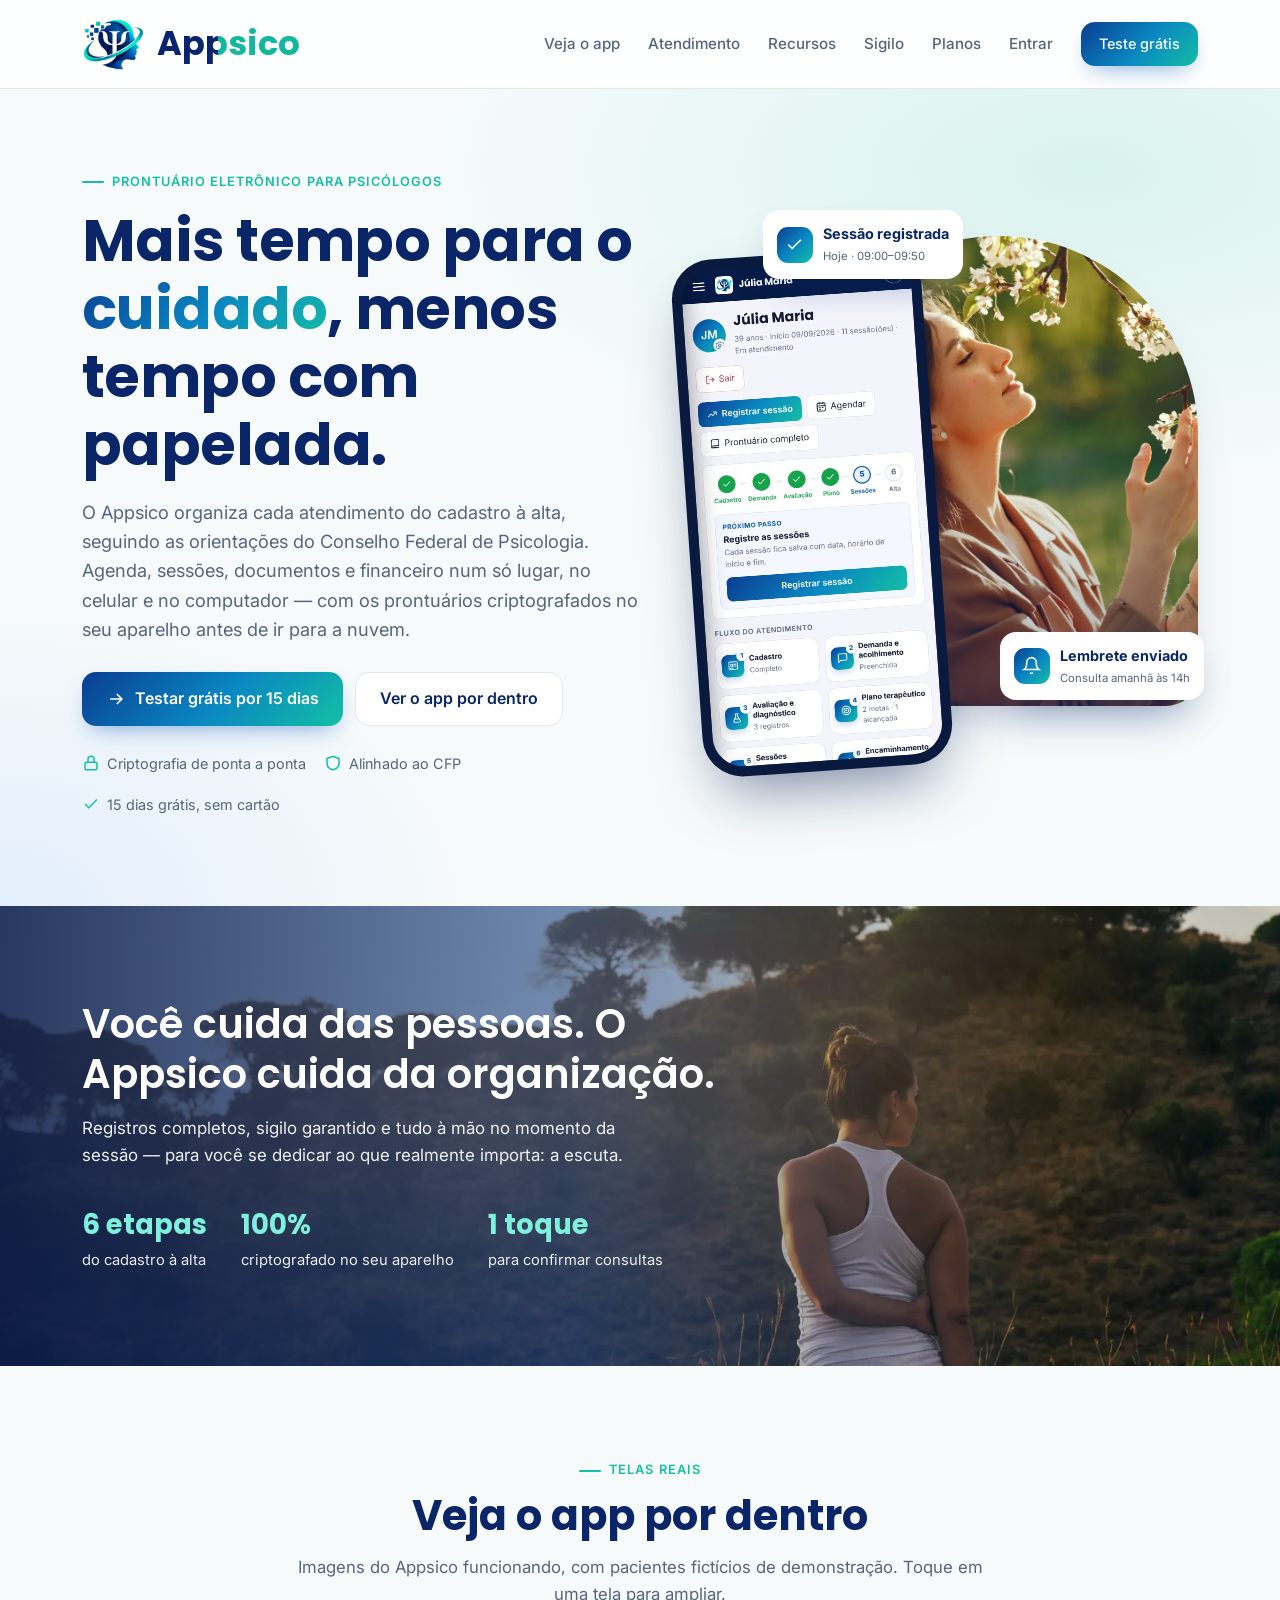
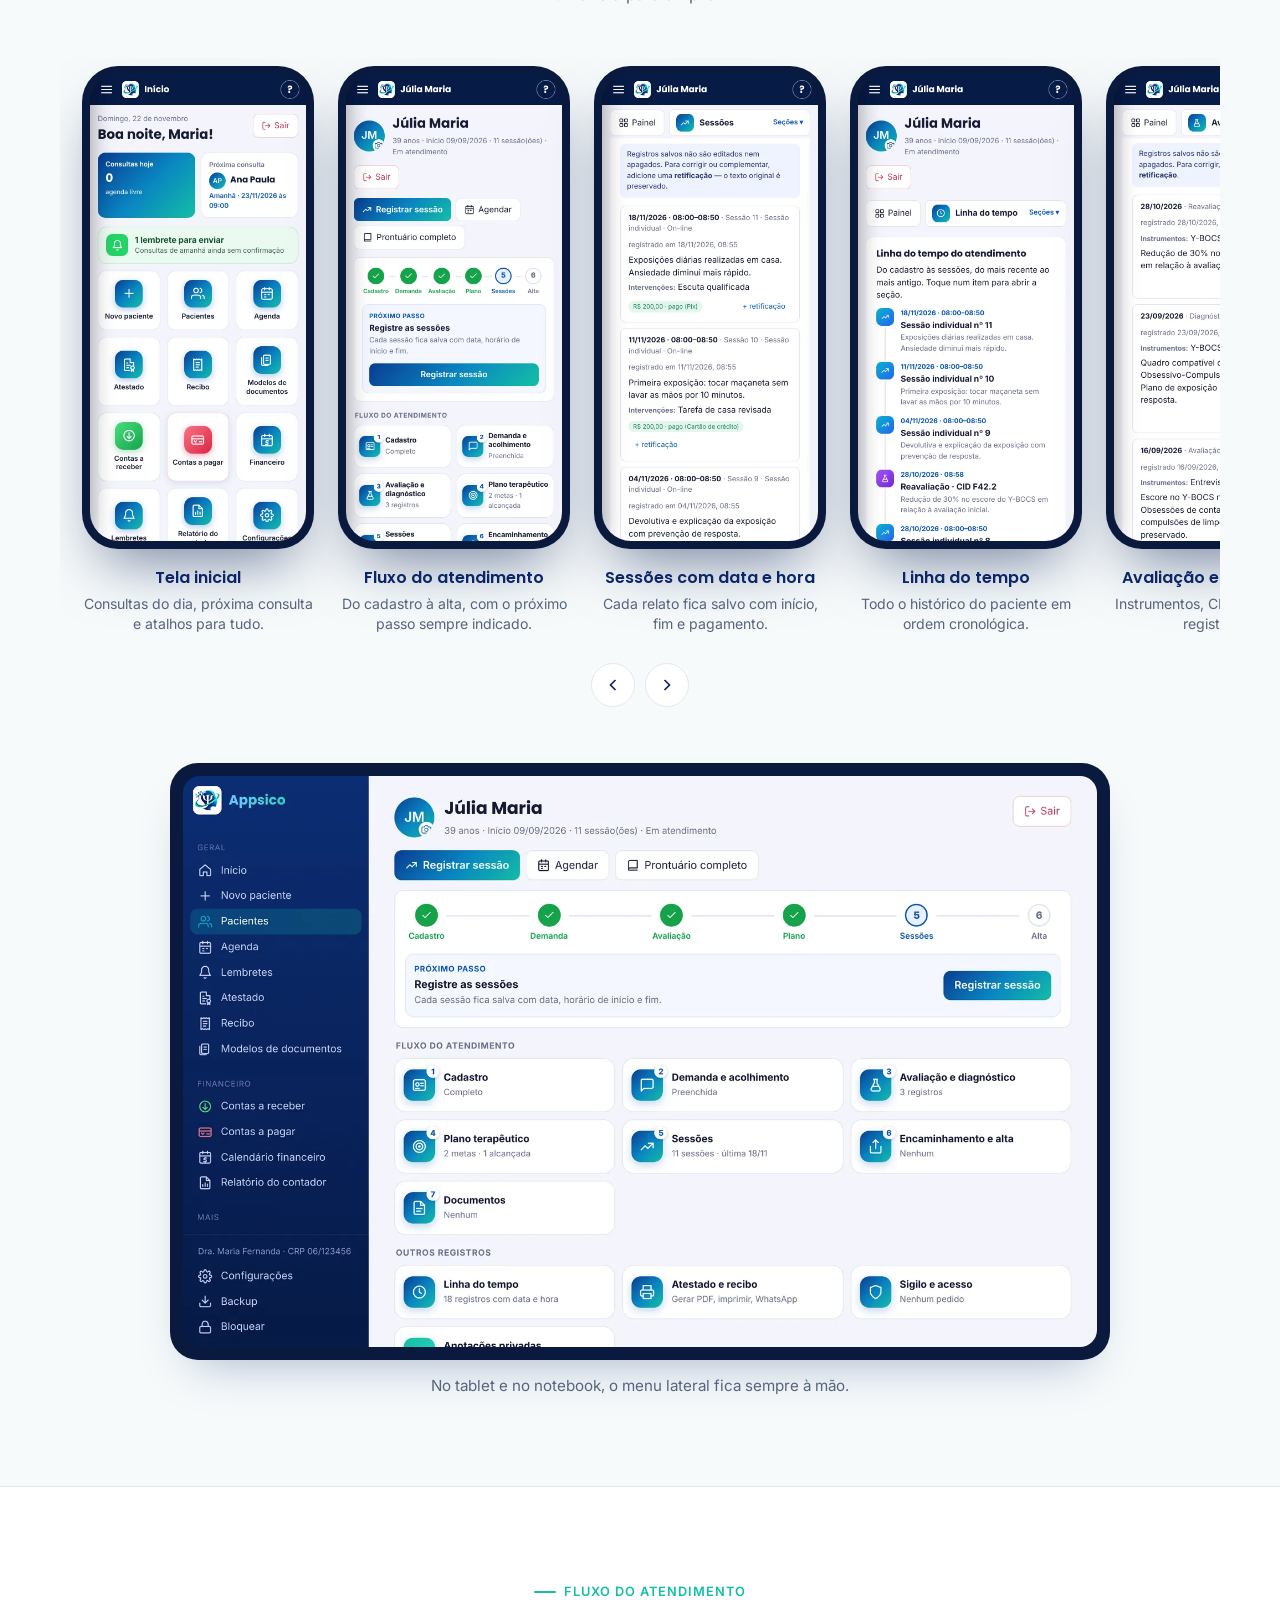
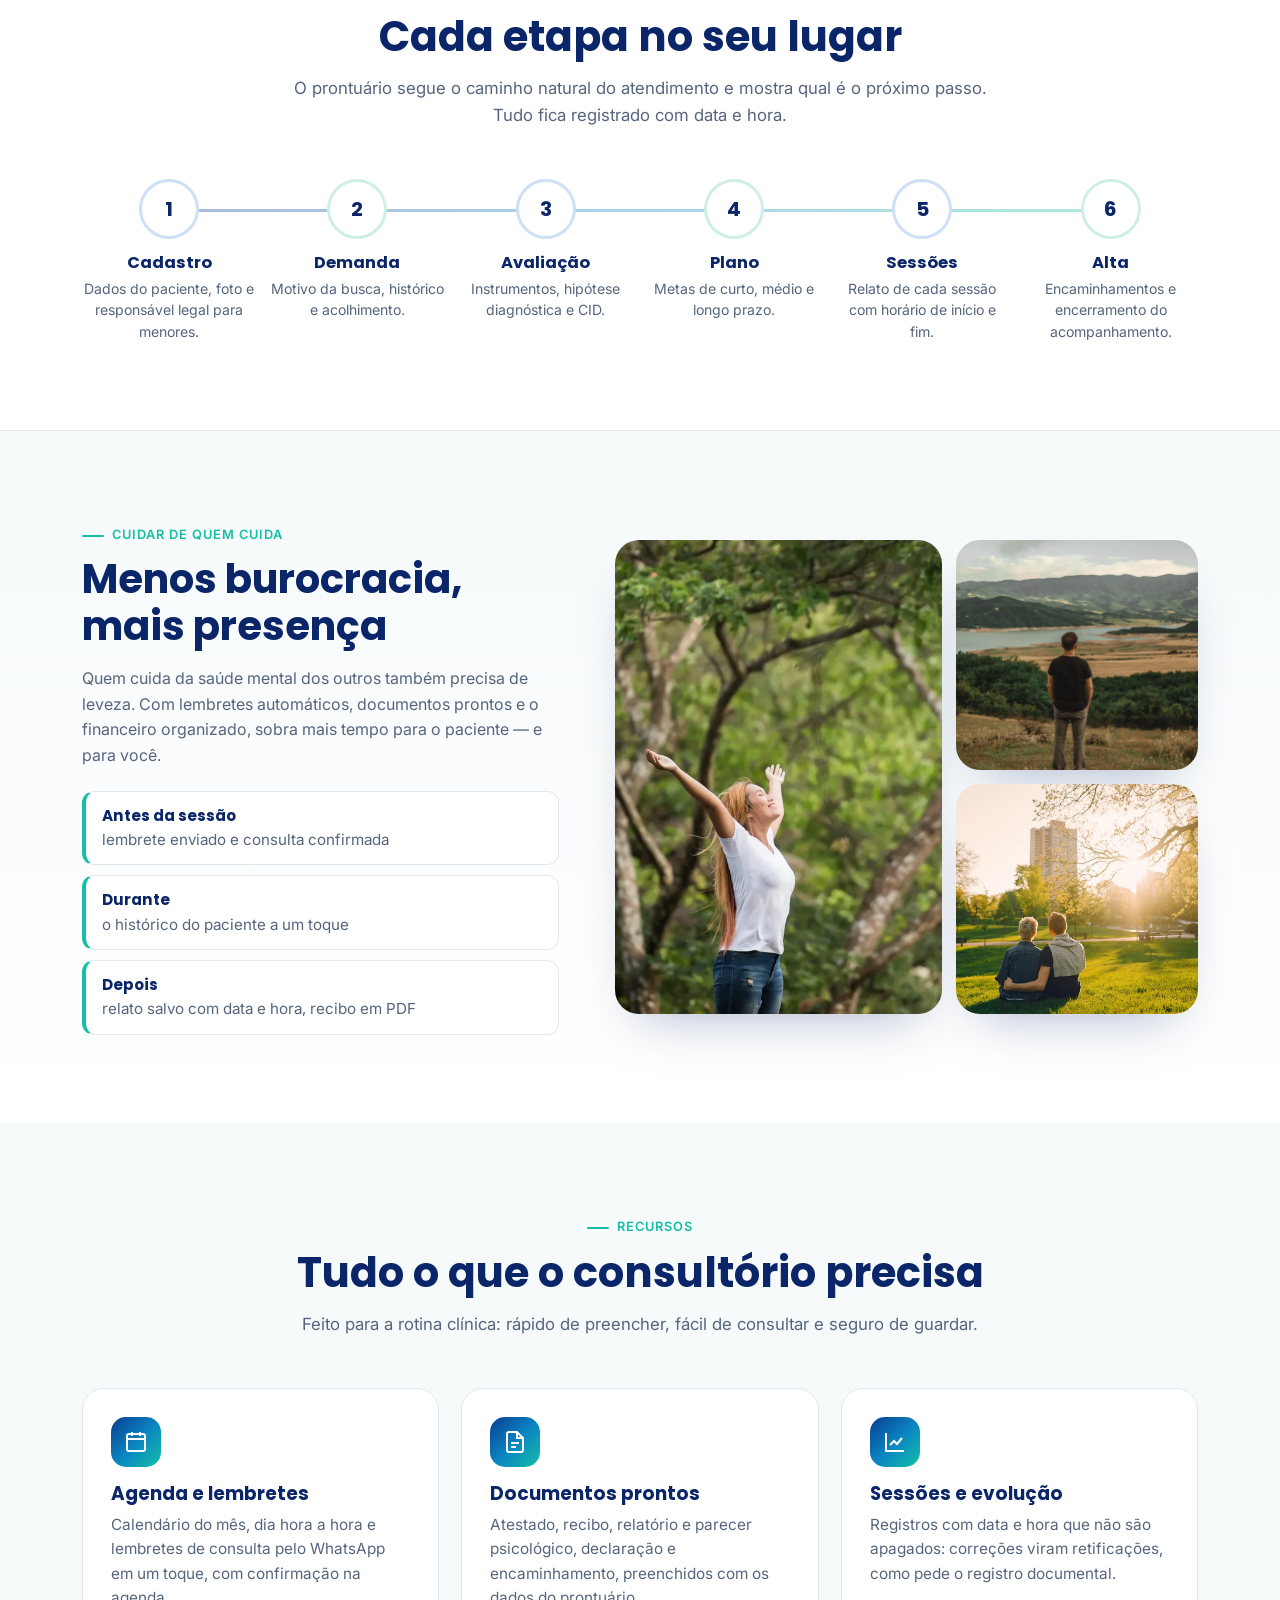
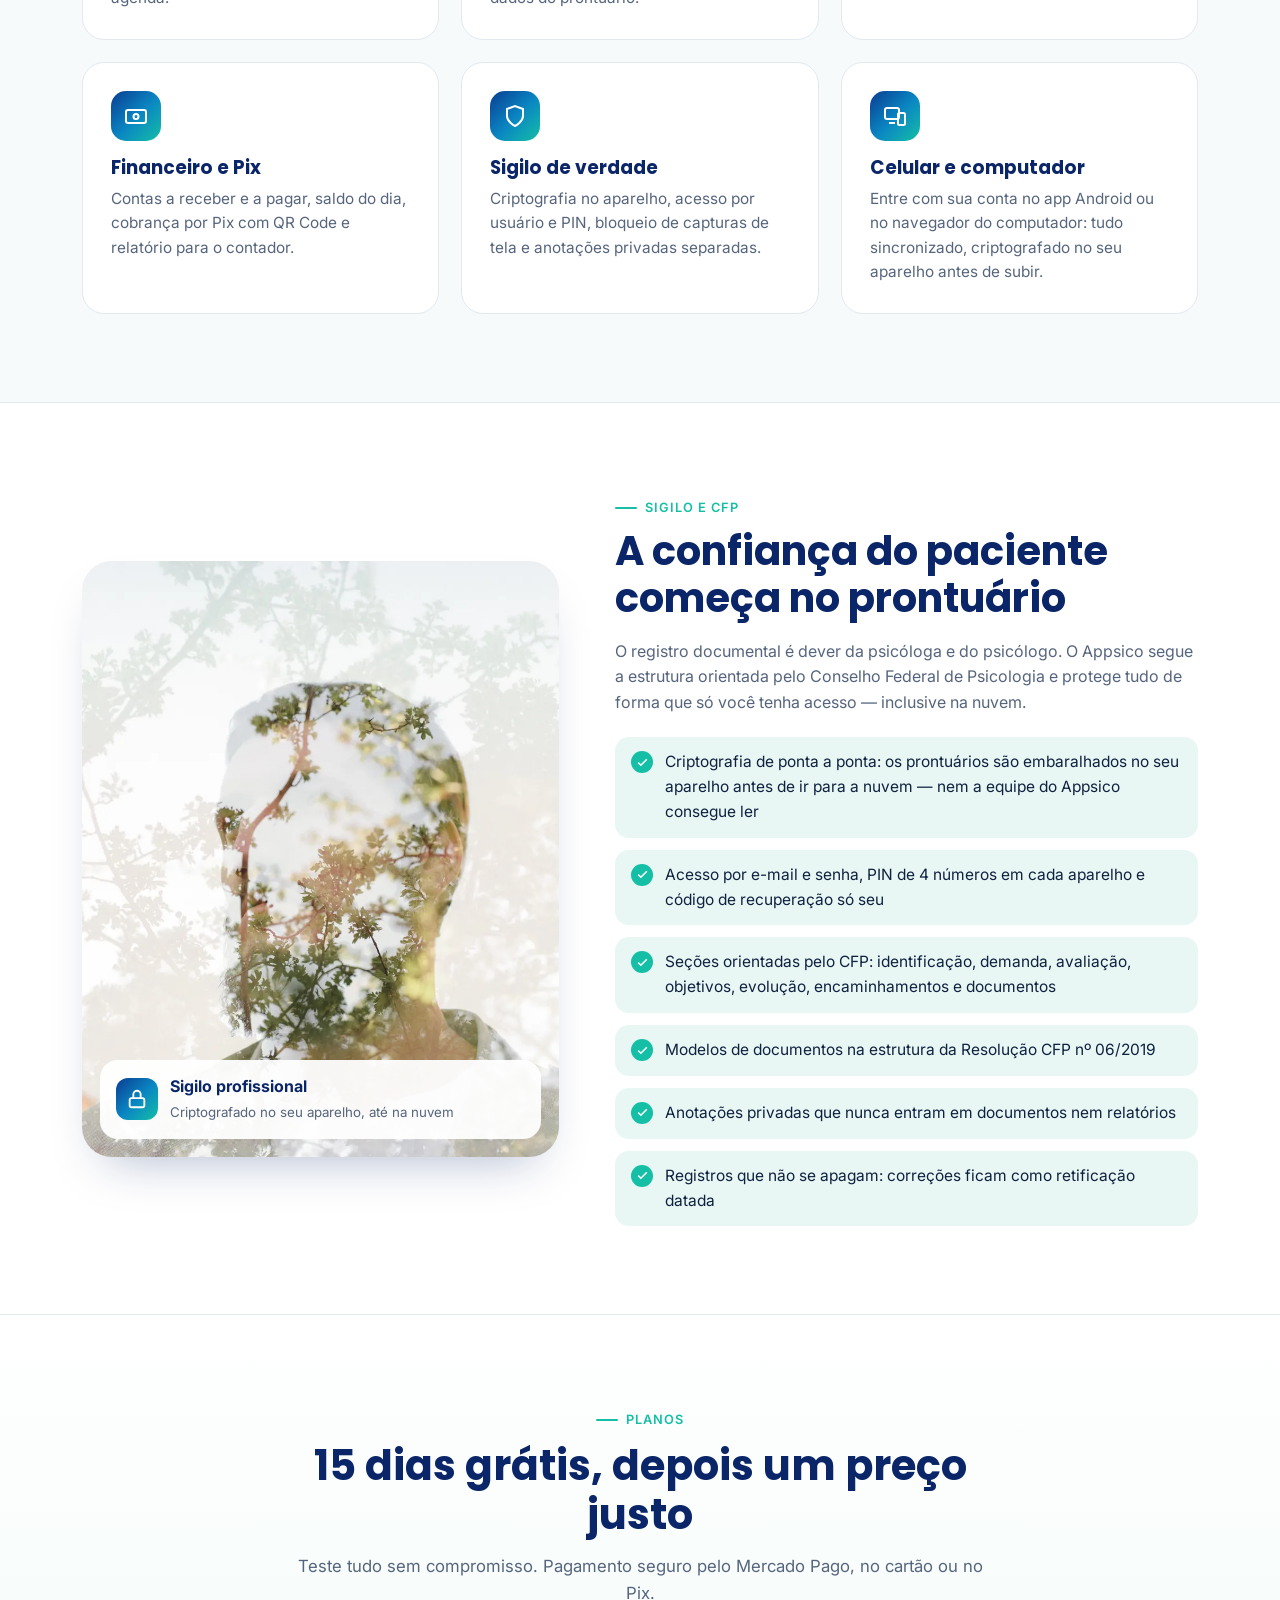
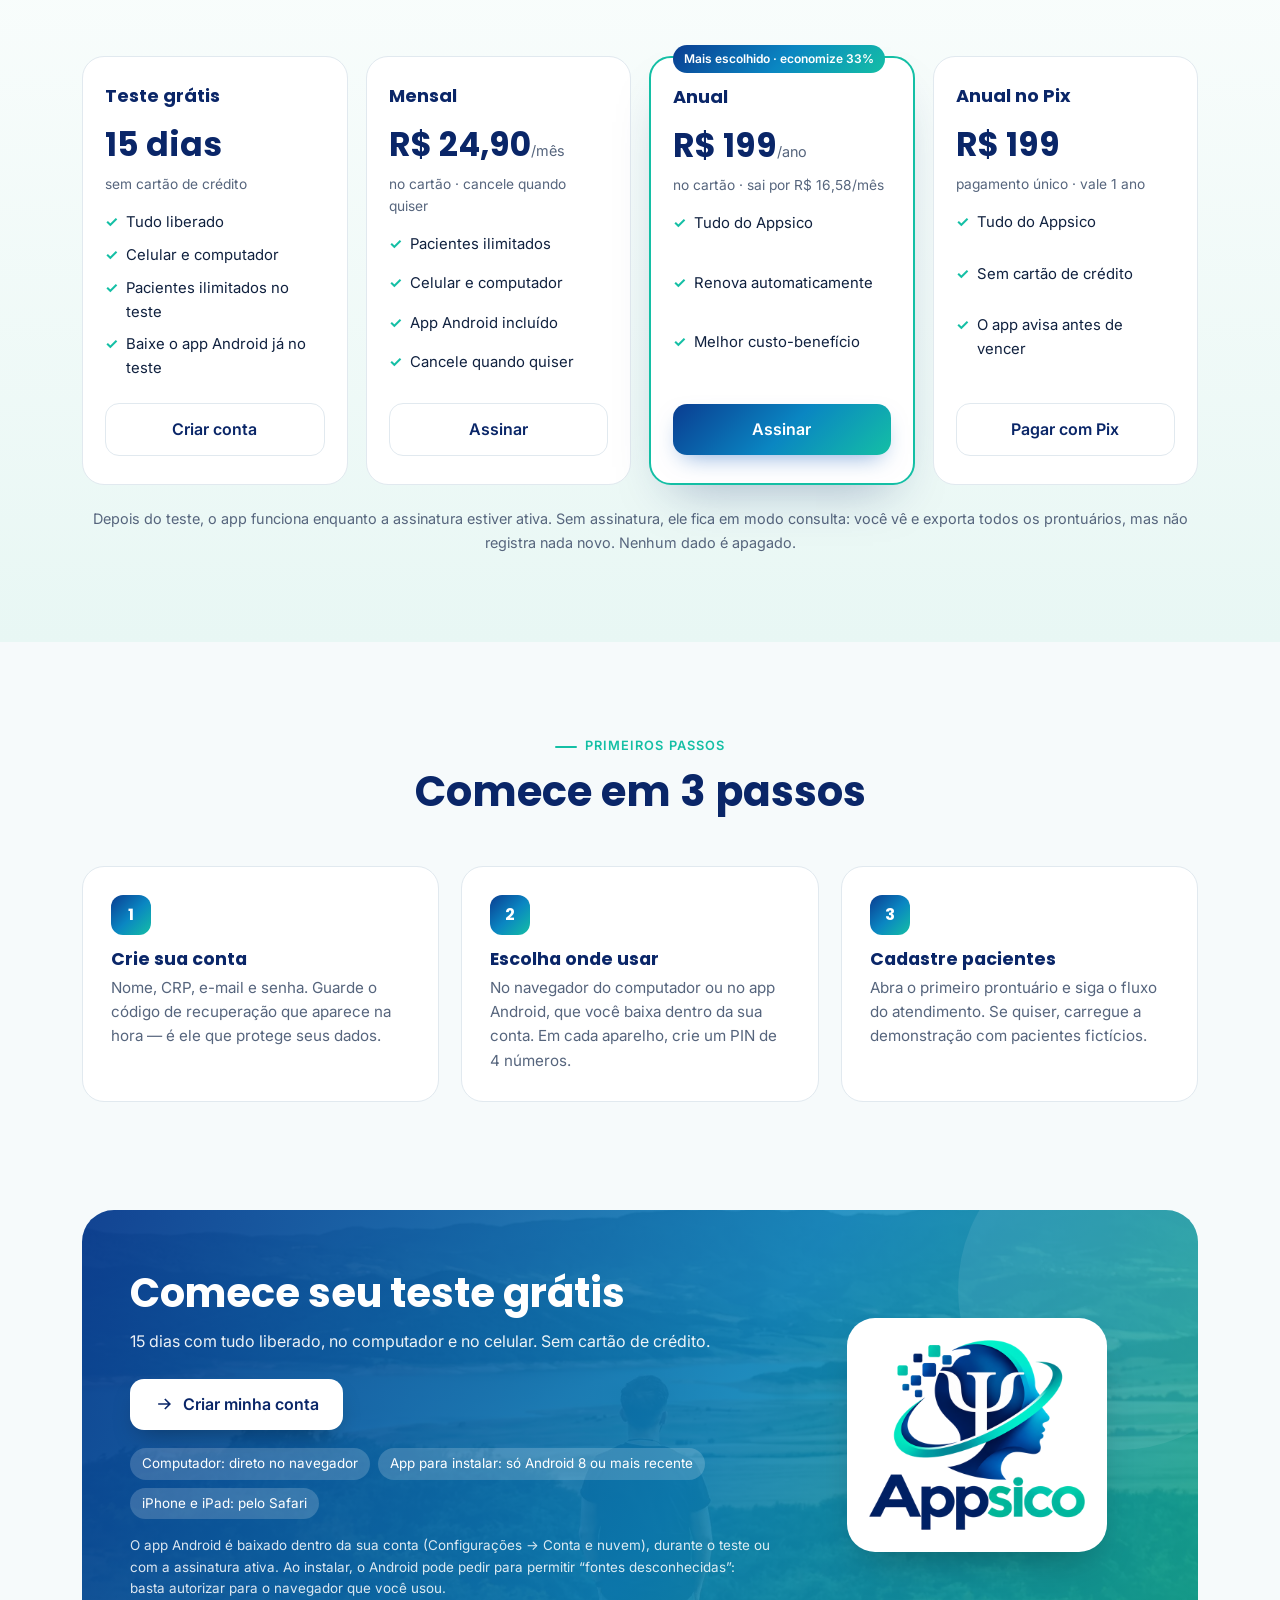
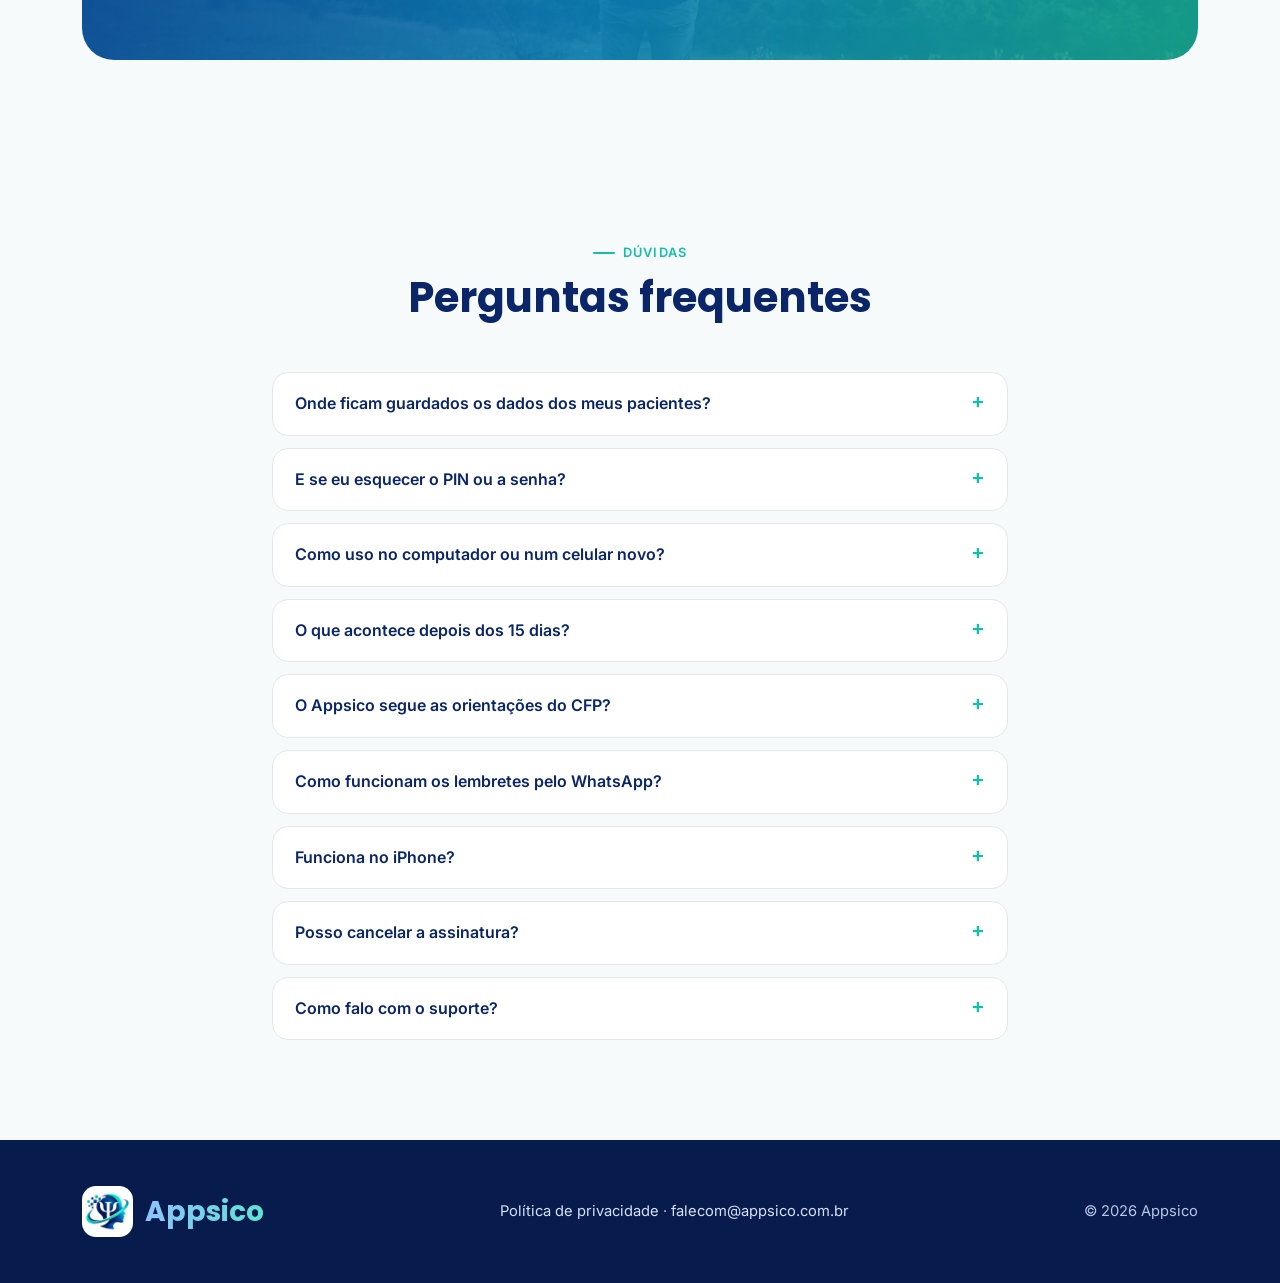
<file: index.html>
<!DOCTYPE html>
<html lang="pt-BR">
<head>
<meta charset="UTF-8">
<meta name="viewport" content="width=device-width, initial-scale=1.0">
<title>Appsico — Prontuário eletrônico para psicólogos</title>
<meta name="description" content="Appsico é o prontuário eletrônico para psicólogas e psicólogos: fluxo do atendimento alinhado ao CFP, agenda, lembretes por WhatsApp, documentos e financeiro. Dados criptografados só no seu aparelho.">
<meta name="theme-color" content="#0a2668">
<meta property="og:title" content="Appsico — Prontuário eletrônico para psicólogos">
<meta property="og:description" content="Mais tempo para o cuidado. Prontuário seguro, simples e alinhado ao CFP, com os dados só no seu aparelho.">
<meta property="og:type" content="website">
<meta property="og:image" content="assets/logo-completo.png">
<link rel="icon" href="assets/favicon.png" type="image/png">
<link rel="preconnect" href="https://fonts.googleapis.com">
<link rel="preconnect" href="https://fonts.gstatic.com" crossorigin>
<link href="https://fonts.googleapis.com/css2?family=Poppins:wght@500;600;700&family=Inter:wght@400;500;600&display=swap" rel="stylesheet">
<style>
  :root{
    --navy:#0a2668; --navy-2:#071b4d; --blue:#0b56b8; --cyan:#0a86c2; --teal:#14bfa5; --mint:#e8f7f4;
    --ink:#10213f; --muted:#56657d; --bg:#f6fafb; --line:#e1e9ef; --card:#fff;
    --grad:linear-gradient(135deg,#0a3d91 0%,#0a86c2 52%,#14bfa5 100%);
    --shadow:0 24px 50px -24px rgba(10,38,104,.35);
  }
  *{box-sizing:border-box;margin:0;padding:0}
  html{scroll-behavior:smooth}
  body{font-family:Inter,system-ui,sans-serif;color:var(--ink);background:var(--bg);line-height:1.6;-webkit-font-smoothing:antialiased}
  img{max-width:100%;display:block}
  a{color:var(--blue);text-decoration:none}
  .wrap{max-width:1160px;margin:0 auto;padding:0 22px}
  h1,h2,h3{font-family:Poppins,Inter,sans-serif;line-height:1.18;color:var(--navy)}
  .eyebrow{display:inline-flex;align-items:center;gap:8px;font-size:.8rem;font-weight:600;letter-spacing:.08em;text-transform:uppercase;color:var(--teal)}
  .eyebrow::before{content:"";width:22px;height:2px;background:var(--teal);border-radius:2px}
  .grad-text{background:var(--grad);-webkit-background-clip:text;background-clip:text;color:transparent}

  header{position:sticky;top:0;z-index:20;background:rgba(255,255,255,.86);backdrop-filter:blur(10px);border-bottom:1px solid var(--line)}
  .nav{display:flex;align-items:center;justify-content:space-between;height:88px}
  .brand{display:flex;align-items:center;gap:12px;font-family:Poppins,sans-serif;font-weight:700;font-size:2.1rem;color:var(--navy)}
  .brand img{width:63px;height:63px}
  .brand span{background:linear-gradient(90deg,#0b2470 0 43%,#12b89e 43%);-webkit-background-clip:text;background-clip:text;color:transparent}
  .nav ul{display:flex;gap:28px;list-style:none;align-items:center}
  .nav ul a{color:var(--muted);font-weight:500;font-size:.95rem}
  .nav ul a:hover{color:var(--navy)}
  .btn{display:inline-flex;align-items:center;justify-content:center;gap:9px;background:var(--grad);color:#fff!important;padding:13px 24px;border-radius:14px;font-weight:600;border:0;cursor:pointer;box-shadow:0 10px 24px -10px rgba(10,86,184,.55);transition:transform .15s,box-shadow .15s}
  .btn:hover{transform:translateY(-1px);box-shadow:0 14px 28px -10px rgba(10,86,184,.6)}
  .btn svg{width:20px;height:20px}
  .btn.ghost{background:#fff;color:var(--navy)!important;border:1.5px solid var(--line);box-shadow:none}
  .btn.ghost:hover{border-color:var(--teal)}
  .nav .btn{padding:10px 18px;font-size:.9rem}
  .menu-toggle{display:none;background:none;border:0;cursor:pointer;color:var(--navy)}
  .menu-toggle svg{width:28px;height:28px}

  .hero{position:relative;overflow:hidden;padding:76px 0 90px;background:radial-gradient(1100px 520px at 85% 10%,#d9f3ef 0%,transparent 60%),radial-gradient(800px 500px at 0% 100%,#e3eefc 0%,transparent 60%),var(--bg)}
  .hero-grid{display:grid;grid-template-columns:1.05fr .95fr;gap:40px;align-items:center;position:relative;z-index:1}
  .hero h1{font-size:clamp(2.2rem,4.6vw,3.6rem);margin:16px 0 18px;letter-spacing:-.01em}
  .hero p.lead{color:var(--muted);font-size:1.14rem;max-width:560px;margin-bottom:28px}
  .cta{display:flex;gap:12px;flex-wrap:wrap}
  .trust{display:flex;gap:18px;flex-wrap:wrap;margin-top:26px;color:var(--muted);font-size:.9rem}
  .trust span{display:inline-flex;align-items:center;gap:7px}
  .trust svg{width:18px;height:18px;color:var(--teal)}
  .hero-visual{position:relative;height:560px}
  .hero-photo{position:absolute;right:0;top:26px;width:78%;height:470px;border-radius:200px 200px 32px 32px;overflow:hidden;box-shadow:var(--shadow)}
  .hero-photo img{width:100%;height:100%;object-fit:cover;object-position:50% 28%}
  .hero-photo::after{content:"";position:absolute;inset:0;background:linear-gradient(180deg,rgba(10,38,104,0) 40%,rgba(10,38,104,.35))}
  .phone{background:#0a1a3f;border-radius:40px;padding:10px;box-shadow:0 30px 60px -20px rgba(7,27,77,.55)}
  .phone img{width:100%;height:auto;border-radius:31px;aspect-ratio:390/844;object-fit:cover;object-position:top}
  .hero .phone{position:absolute;left:0;bottom:0;width:250px;transform:rotate(-4deg);z-index:2}
  .float-card{position:absolute;z-index:3;background:#fff;border-radius:16px;padding:12px 14px;box-shadow:0 18px 40px -16px rgba(10,38,104,.4);display:flex;gap:10px;align-items:center;font-size:.85rem}
  .float-card b{display:block;color:var(--navy);font-size:.9rem}
  .float-card small{color:var(--muted)}
  .float-card .ic{width:36px;height:36px;border-radius:11px;display:grid;place-items:center;color:#fff;background:var(--grad);flex:none}
  .float-card .ic svg{width:19px;height:19px}
  .fc1{right:-6px;bottom:70px}
  .fc2{right:46%;top:0}

  section{padding:88px 0}
  .head{text-align:center;max-width:700px;margin:0 auto 50px}
  .head h2{font-size:clamp(1.8rem,3.4vw,2.6rem);margin:10px 0 14px}
  .head p{color:var(--muted);font-size:1.05rem}

  .calm{position:relative;padding:0;min-height:460px;display:flex;align-items:center;color:#fff;overflow:hidden}
  .calm>img{position:absolute;inset:0;width:100%;height:100%;object-fit:cover;object-position:68% 45%}
  .calm::before{content:"";position:absolute;inset:0;z-index:1;background:linear-gradient(90deg,rgba(7,27,77,.86) 0%,rgba(10,61,145,.55) 45%,rgba(10,61,145,.04) 82%)}
  .calm .wrap{position:relative;z-index:2;padding-top:80px;padding-bottom:80px;width:100%}
  .calm blockquote{font-family:Poppins,sans-serif;font-size:clamp(1.6rem,3.2vw,2.5rem);line-height:1.25;max-width:640px;font-weight:600}
  .calm p{max-width:560px;margin-top:16px;opacity:.92;font-size:1.06rem}
  .stats{display:flex;gap:34px;flex-wrap:wrap;margin-top:34px}
  .stats div b{display:block;font-family:Poppins,sans-serif;font-size:1.7rem;color:#7ef0dc}
  .stats div span{font-size:.92rem;opacity:.9}

  .gal{display:flex;gap:24px;overflow-x:auto;scroll-snap-type:x mandatory;padding:8px 22px 28px;margin:0 -22px;scrollbar-width:thin;scrollbar-color:#b9e6de transparent}
  .shot{flex:0 0 232px;scroll-snap-align:center;text-align:center;cursor:zoom-in}
  .shot .phone{transition:transform .2s;border-radius:36px;padding:8px}
  .shot .phone img{border-radius:29px}
  .shot:hover .phone{transform:translateY(-5px)}
  .shot b{display:block;margin-top:16px;color:var(--navy);font-family:Poppins,sans-serif;font-weight:600}
  .shot span{display:block;color:var(--muted);font-size:.88rem;line-height:1.45;margin-top:3px}
  .gal-nav{display:flex;justify-content:center;gap:10px}
  .gal-nav button{width:44px;height:44px;border-radius:50%;border:1px solid var(--line);background:#fff;cursor:pointer;color:var(--navy);display:grid;place-items:center}
  .gal-nav button:hover{border-color:var(--teal);color:var(--teal)}
  .gal-nav svg{width:20px;height:20px}
  .tablet{margin:56px auto 0;max-width:940px;background:#0a1a3f;border-radius:28px;padding:13px;box-shadow:var(--shadow);cursor:zoom-in}
  .tablet img{width:100%;height:auto;border-radius:17px}
  .cap{text-align:center;color:var(--muted);margin-top:14px;font-size:.95rem}

  .flow-sec{background:#fff;border-top:1px solid var(--line);border-bottom:1px solid var(--line)}
  .flow{display:grid;grid-template-columns:repeat(6,1fr);gap:14px;position:relative}
  .flow::before{content:"";position:absolute;top:30px;left:8%;right:8%;height:3px;background:linear-gradient(90deg,#0a3d91,#0a86c2,#14bfa5);border-radius:3px;opacity:.35}
  .fstep{text-align:center;position:relative}
  .fstep .n{width:60px;height:60px;border-radius:50%;margin:0 auto 14px;display:grid;place-items:center;background:#fff;border:3px solid #cfeee8;color:var(--navy);font-family:Poppins,sans-serif;font-weight:700;font-size:1.25rem;position:relative;z-index:1}
  .fstep:nth-child(odd) .n{border-color:#cfe0f6}
  .fstep h3{font-size:1.02rem;margin-bottom:6px}
  .fstep p{color:var(--muted);font-size:.88rem;line-height:1.5}

  .grid3{display:grid;grid-template-columns:repeat(3,1fr);gap:22px}
  .card{background:var(--card);border:1px solid var(--line);border-radius:22px;padding:28px;transition:transform .2s,box-shadow .2s}
  .card:hover{transform:translateY(-3px);box-shadow:var(--shadow)}
  .card .ic{width:50px;height:50px;border-radius:15px;display:grid;place-items:center;color:#fff;background:var(--grad);margin-bottom:16px}
  .card .ic svg{width:24px;height:24px}
  .card h3{font-size:1.16rem;margin-bottom:8px}
  .card p{color:var(--muted);font-size:.96rem}

  .safe{display:grid;grid-template-columns:.9fr 1.1fr;gap:56px;align-items:center}
  .safe-photo{position:relative;border-radius:30px;overflow:hidden;box-shadow:var(--shadow);aspect-ratio:4/5}
  .safe-photo img{width:100%;height:100%;object-fit:cover}
  .safe-photo .badge{position:absolute;left:18px;bottom:18px;right:18px;background:rgba(255,255,255,.94);border-radius:18px;padding:14px 16px;display:flex;gap:12px;align-items:center}
  .safe-photo .badge .ic{width:42px;height:42px;border-radius:12px;background:var(--grad);display:grid;place-items:center;color:#fff;flex:none}
  .safe-photo .badge svg{width:22px;height:22px}
  .safe-photo .badge b{color:var(--navy);display:block}
  .safe-photo .badge small{color:var(--muted)}
  .safe h2{font-size:clamp(1.8rem,3.2vw,2.5rem);margin:10px 0 16px}
  .safe>div>p{color:var(--muted);margin-bottom:22px}
  .check{list-style:none;display:grid;gap:12px}
  .check li{display:flex;gap:12px;align-items:flex-start;background:var(--mint);border-radius:14px;padding:13px 16px;font-size:.97rem}
  .check li::before{content:"";flex:none;width:22px;height:22px;margin-top:1px;border-radius:50%;background:var(--teal) url("data:image/svg+xml,%3Csvg xmlns='http://www.w3.org/2000/svg' viewBox='0 0 24 24' fill='none' stroke='white' stroke-width='3'%3E%3Cpath d='M20 6 9 17l-5-5'/%3E%3C/svg%3E") center/13px no-repeat}

  .plans-sec{background:linear-gradient(180deg,#fff 0%,var(--mint) 100%)}
  .plans{display:grid;grid-template-columns:repeat(4,1fr);gap:18px;align-items:stretch}
  .plan{background:#fff;border:1px solid var(--line);border-radius:22px;padding:28px 22px;display:flex;flex-direction:column;position:relative}
  .plan.hl{border:2px solid var(--teal);box-shadow:var(--shadow)}
  .plan .tagp{position:absolute;top:-13px;left:22px;background:var(--grad);color:#fff;font-size:.75rem;font-weight:600;padding:4px 11px;border-radius:999px}
  .plan h3{font-size:1.12rem}
  .price{font-family:Poppins,sans-serif;font-size:2.05rem;font-weight:700;color:var(--navy);margin:12px 0 2px}
  .price small{font-size:.9rem;color:var(--muted);font-family:Inter,sans-serif;font-weight:400}
  .plan .sub{color:var(--muted);font-size:.86rem;margin-bottom:16px}
  .plan ul{list-style:none;display:grid;gap:9px;font-size:.93rem;margin-bottom:22px;flex:1}
  .plan ul li{display:flex;gap:8px}
  .plan ul li::before{content:"✓";color:var(--teal);font-weight:700}
  .plans-note{text-align:center;color:var(--muted);font-size:.9rem;margin-top:22px}

  .steps{display:grid;grid-template-columns:repeat(3,1fr);gap:22px;counter-reset:s}
  .step{background:#fff;border:1px solid var(--line);border-radius:22px;padding:28px;counter-increment:s}
  .step::before{content:counter(s);display:grid;place-items:center;width:40px;height:40px;border-radius:12px;background:var(--grad);color:#fff;font-weight:700;margin-bottom:14px;font-family:Poppins,sans-serif}
  .step h3{font-size:1.1rem;margin-bottom:6px}
  .step p{color:var(--muted);font-size:.95rem}

  .download{position:relative;overflow:hidden;background:var(--grad);color:#fff;border-radius:32px;padding:60px 48px;display:grid;grid-template-columns:1.3fr .7fr;gap:30px;align-items:center}
  .download::after{content:"";position:absolute;right:-80px;top:-80px;width:320px;height:320px;border-radius:50%;background:rgba(255,255,255,.08)}
  .download h2{color:#fff;font-size:clamp(1.8rem,3.2vw,2.5rem);margin-bottom:12px}
  .download p{opacity:.92;margin-bottom:24px}
  .download .btn{background:#fff;color:var(--navy)!important;box-shadow:0 12px 26px -10px rgba(0,0,0,.35)}
  .dl-meta{display:flex;gap:8px;flex-wrap:wrap;margin-top:18px}
  .dl-meta span{background:rgba(255,255,255,.18);border-radius:999px;padding:5px 12px;font-size:.84rem}
  .download .note{font-size:.84rem;opacity:.85;margin-top:16px;margin-bottom:0}
  .download .logo-big{position:relative;z-index:1;background:#fff;border-radius:28px;padding:22px;box-shadow:0 20px 40px -18px rgba(0,0,0,.35);justify-self:center;width:260px;height:auto}


  .care{background:linear-gradient(180deg,var(--bg),#fff)}
  .care-grid{display:grid;grid-template-columns:.9fr 1.1fr;gap:56px;align-items:center}
  .care h2{font-size:clamp(1.8rem,3.2vw,2.5rem);margin:10px 0 16px}
  .care p{color:var(--muted);margin-bottom:22px}
  .mini{list-style:none;display:grid;gap:10px}
  .mini li{background:#fff;border:1px solid var(--line);border-left:4px solid var(--teal);border-radius:12px;padding:12px 16px;color:var(--muted);font-size:.95rem}
  .mini li b{display:block;color:var(--navy);font-family:Poppins,sans-serif;font-size:.95rem}
  .mosaic{display:grid;grid-template-columns:1.15fr .85fr;grid-template-rows:230px 230px;gap:14px}
  .mosaic figure{border-radius:24px;overflow:hidden;box-shadow:var(--shadow)}
  .mosaic img{width:100%;height:100%;object-fit:cover}
  .mosaic .m1{grid-row:1 / 3}.mosaic .m1 img{object-position:40% 50%}
  .download{background:linear-gradient(120deg,rgba(10,61,145,.95) 0%,rgba(10,134,194,.86) 55%,rgba(20,191,165,.78) 100%),url("assets/fotos/paisagem-larga.webp") center 60%/cover}
  .faq{max-width:780px;margin:0 auto}
  details{background:#fff;border:1px solid var(--line);border-radius:16px;padding:18px 22px;margin-bottom:12px}
  summary{cursor:pointer;font-weight:600;list-style:none;color:var(--navy);display:flex;justify-content:space-between;gap:12px}
  summary::-webkit-details-marker{display:none}
  summary::after{content:"+";color:var(--teal);font-size:1.3rem;line-height:1}
  details[open] summary::after{content:"–"}
  details p{color:var(--muted);margin-top:10px}

  footer{background:var(--navy-2);color:#b9c6e4;padding:46px 0;font-size:.92rem}
  .foot{display:flex;justify-content:space-between;flex-wrap:wrap;gap:20px;align-items:center}
  .foot .brand span{background:linear-gradient(90deg,#8fc2ff,#5fe3cf);-webkit-background-clip:text;background-clip:text}
  .foot a{color:#d6e0f5}
  .foot a:hover{color:#fff}

  .lb{position:fixed;inset:0;background:rgba(7,20,50,.92);display:none;align-items:center;justify-content:center;z-index:50;padding:20px;cursor:zoom-out}
  .lb.open{display:flex}
  .lb img{max-width:100%;max-height:92vh;border-radius:18px}

  .reveal{opacity:0;transform:translateY(18px);transition:opacity .6s ease,transform .6s ease}
  .reveal.in{opacity:1;transform:none}

  @media (max-width:980px){
    .hero-grid,.safe,.download,.care-grid{grid-template-columns:1fr}
    .hero-visual{height:520px;max-width:520px;margin:10px auto 0;width:100%}
    .grid3,.steps{grid-template-columns:1fr 1fr}
    .plans{grid-template-columns:1fr 1fr}
    .flow{grid-template-columns:repeat(3,1fr);row-gap:30px}
    .flow::before{display:none}
    .download .logo-big{display:none}
    .safe-photo{max-width:460px;margin:0 auto;width:100%}
  }
  @media (max-width:760px){
    .nav ul{display:none}
    .nav ul.open{display:flex;flex-direction:column;align-items:flex-start;position:absolute;top:88px;left:0;right:0;background:#fff;padding:22px;border-bottom:1px solid var(--line);gap:18px}
    .menu-toggle{display:block}
    .nav{height:76px}.brand{font-size:1.8rem}.brand img{width:54px;height:54px}.nav ul.open{top:76px}
    section{padding:64px 0}
    .hero{padding:44px 0 60px}
    .grid3,.steps,.plans{grid-template-columns:1fr}
    .flow{grid-template-columns:1fr 1fr}
    .hero-visual{height:470px}
    .hero .phone{width:200px}
    .hero-photo{height:400px;width:80%}
    .fc2{display:none}
    .fc1{right:0;bottom:30px}
    .download{padding:44px 24px}
    .calm{min-height:520px}
    .mosaic{grid-template-rows:170px 170px}
    .calm>img{object-position:72% 50%}
  }
</style>
</head>
<body>

<header>
  <div class="wrap nav">
    <a href="#" class="brand"><img src="assets/logo.png" alt=""><span>Appsico</span></a>
    <button class="menu-toggle" aria-label="Abrir menu" onclick="document.getElementById('menu').classList.toggle('open')"><svg viewBox="0 0 24 24" fill="none" stroke="currentColor" stroke-width="2"><path d="M4 7h16M4 12h16M4 17h16"/></svg></button>
    <ul id="menu">
      <li><a href="#telas">Veja o app</a></li>
      <li><a href="#fluxo">Atendimento</a></li>
      <li><a href="#recursos">Recursos</a></li>
      <li><a href="#sigilo">Sigilo</a></li>
      <li><a href="#planos">Planos</a></li>
      <li><a href="app/?entrar=1">Entrar</a></li>
      <li><a href="app/?criar=1" class="btn">Teste grátis</a></li>
    </ul>
  </div>
</header>

<main>
  <section class="hero">
    <div class="wrap hero-grid">
      <div class="reveal">
        <span class="eyebrow">Prontuário eletrônico para psicólogos</span>
        <h1>Mais tempo para o <span class="grad-text">cuidado</span>, menos tempo com papelada.</h1>
        <p class="lead">O Appsico organiza cada atendimento do cadastro à alta, seguindo as orientações do Conselho Federal de Psicologia. Agenda, sessões, documentos e financeiro num só lugar, no celular e no computador — com os prontuários criptografados no seu aparelho antes de ir para a nuvem.</p>
        <div class="cta">
          <a href="app/?criar=1" class="btn"><svg viewBox="0 0 24 24" fill="none" stroke="currentColor" stroke-width="2"><path d="M5 12h14m-6-6 6 6-6 6"/></svg>Testar grátis por 15 dias</a>
          <a href="#telas" class="btn ghost">Ver o app por dentro</a>
        </div>
        <div class="trust">
          <span><svg viewBox="0 0 24 24" fill="none" stroke="currentColor" stroke-width="2"><rect x="4" y="11" width="16" height="10" rx="2"/><path d="M8 11V7a4 4 0 0 1 8 0v4"/></svg>Criptografia de ponta a ponta</span>
          <span><svg viewBox="0 0 24 24" fill="none" stroke="currentColor" stroke-width="2"><path d="M12 3 4 6v6c0 5 3.5 8 8 9 4.5-1 8-4 8-9V6z"/></svg>Alinhado ao CFP</span>
          <span><svg viewBox="0 0 24 24" fill="none" stroke="currentColor" stroke-width="2"><path d="M20 6 9 17l-5-5"/></svg>15 dias grátis, sem cartão</span>
        </div>
      </div>
      <div class="hero-visual reveal">
        <div class="hero-photo"><img src="assets/fotos/flores.webp" alt="Mulher de olhos fechados sentindo o perfume de flores em um parque ensolarado" width="900" height="1350"></div>
        <div class="phone"><img src="assets/telas/prontuario.webp" alt="Prontuário de uma paciente no Appsico, com as etapas do atendimento" width="390" height="844"></div>
        <div class="float-card fc1"><span class="ic"><svg viewBox="0 0 24 24" fill="none" stroke="currentColor" stroke-width="2"><path d="M18 8a6 6 0 0 0-12 0c0 7-3 9-3 9h18s-3-2-3-9"/><path d="M13.7 21a2 2 0 0 1-3.4 0"/></svg></span><div><b>Lembrete enviado</b><small>Consulta amanhã às 14h</small></div></div>
        <div class="float-card fc2"><span class="ic"><svg viewBox="0 0 24 24" fill="none" stroke="currentColor" stroke-width="2"><path d="M20 6 9 17l-5-5"/></svg></span><div><b>Sessão registrada</b><small>Hoje · 09:00–09:50</small></div></div>
      </div>
    </div>
  </section>

  <section class="calm">
    <img src="assets/fotos/alongamento.webp" alt="" loading="lazy" width="1800" height="1199">
    <div class="wrap reveal">
      <blockquote>Você cuida das pessoas. O Appsico cuida da organização.</blockquote>
      <p>Registros completos, sigilo garantido e tudo à mão no momento da sessão — para você se dedicar ao que realmente importa: a escuta.</p>
      <div class="stats">
        <div><b>6 etapas</b><span>do cadastro à alta</span></div>
        <div><b>100%</b><span>criptografado no seu aparelho</span></div>
        <div><b>1 toque</b><span>para confirmar consultas</span></div>
      </div>
    </div>
  </section>

  <section id="telas">
    <div class="wrap">
      <div class="head reveal">
        <span class="eyebrow">Telas reais</span>
        <h2>Veja o app por dentro</h2>
        <p>Imagens do Appsico funcionando, com pacientes fictícios de demonstração. Toque em uma tela para ampliar.</p>
      </div>
      <div class="gal" id="gal">
        <figure class="shot"><div class="phone"><img src="assets/telas/inicio.webp" alt="Tela inicial" loading="lazy" width="390" height="844"></div><b>Tela inicial</b><span>Consultas do dia, próxima consulta e atalhos para tudo.</span></figure>
        <figure class="shot"><div class="phone"><img src="assets/telas/prontuario.webp" alt="Fluxo do atendimento" loading="lazy" width="390" height="844"></div><b>Fluxo do atendimento</b><span>Do cadastro à alta, com o próximo passo sempre indicado.</span></figure>
        <figure class="shot"><div class="phone"><img src="assets/telas/sessoes.webp" alt="Sessões com data e hora" loading="lazy" width="390" height="844"></div><b>Sessões com data e hora</b><span>Cada relato fica salvo com início, fim e pagamento.</span></figure>
        <figure class="shot"><div class="phone"><img src="assets/telas/linha-do-tempo.webp" alt="Linha do tempo" loading="lazy" width="390" height="844"></div><b>Linha do tempo</b><span>Todo o histórico do paciente em ordem cronológica.</span></figure>
        <figure class="shot"><div class="phone"><img src="assets/telas/diagnostico.webp" alt="Avaliação e diagnóstico" loading="lazy" width="390" height="844"></div><b>Avaliação e diagnóstico</b><span>Instrumentos, CID e reavaliações registrados.</span></figure>
        <figure class="shot"><div class="phone"><img src="assets/telas/agenda.webp" alt="Agenda" loading="lazy" width="390" height="844"></div><b>Agenda</b><span>Calendário do mês e o dia hora a hora.</span></figure>
        <figure class="shot"><div class="phone"><img src="assets/telas/lembretes.webp" alt="Lembretes" loading="lazy" width="390" height="844"></div><b>Lembretes no WhatsApp</b><span>Confirme as consultas de amanhã em um toque.</span></figure>
        <figure class="shot"><div class="phone"><img src="assets/telas/documentos.webp" alt="Modelos de documentos" loading="lazy" width="390" height="844"></div><b>Documentos do CFP</b><span>Relatório, parecer, declaração e encaminhamento.</span></figure>
        <figure class="shot"><div class="phone"><img src="assets/telas/financeiro.webp" alt="Financeiro" loading="lazy" width="390" height="844"></div><b>Financeiro</b><span>Entradas, saídas e o saldo de cada dia.</span></figure>
        <figure class="shot"><div class="phone"><img src="assets/telas/contador.webp" alt="Relatório do contador" loading="lazy" width="390" height="844"></div><b>Relatório do contador</b><span>Recebimentos com CPF para o Carnê-Leão.</span></figure>
      </div>
      <div class="gal-nav">
        <button aria-label="Tela anterior" onclick="document.getElementById('gal').scrollBy({left:-260,behavior:'smooth'})"><svg viewBox="0 0 24 24" fill="none" stroke="currentColor" stroke-width="2"><path d="m15 18-6-6 6-6"/></svg></button>
        <button aria-label="Próxima tela" onclick="document.getElementById('gal').scrollBy({left:260,behavior:'smooth'})"><svg viewBox="0 0 24 24" fill="none" stroke="currentColor" stroke-width="2"><path d="m9 18 6-6-6-6"/></svg></button>
      </div>
      <div class="tablet reveal"><img src="assets/telas/tablet-prontuario.webp" alt="Appsico no tablet, com o menu lateral e o prontuário" loading="lazy" width="1600" height="1000"></div>
      <p class="cap">No tablet e no notebook, o menu lateral fica sempre à mão.</p>
    </div>
  </section>

  <section id="fluxo" class="flow-sec">
    <div class="wrap">
      <div class="head reveal">
        <span class="eyebrow">Fluxo do atendimento</span>
        <h2>Cada etapa no seu lugar</h2>
        <p>O prontuário segue o caminho natural do atendimento e mostra qual é o próximo passo. Tudo fica registrado com data e hora.</p>
      </div>
      <div class="flow reveal">
        <div class="fstep"><div class="n">1</div><h3>Cadastro</h3><p>Dados do paciente, foto e responsável legal para menores.</p></div>
        <div class="fstep"><div class="n">2</div><h3>Demanda</h3><p>Motivo da busca, histórico e acolhimento.</p></div>
        <div class="fstep"><div class="n">3</div><h3>Avaliação</h3><p>Instrumentos, hipótese diagnóstica e CID.</p></div>
        <div class="fstep"><div class="n">4</div><h3>Plano</h3><p>Metas de curto, médio e longo prazo.</p></div>
        <div class="fstep"><div class="n">5</div><h3>Sessões</h3><p>Relato de cada sessão com horário de início e fim.</p></div>
        <div class="fstep"><div class="n">6</div><h3>Alta</h3><p>Encaminhamentos e encerramento do acompanhamento.</p></div>
      </div>
    </div>
  </section>

  <section class="care">
    <div class="wrap care-grid">
      <div class="reveal">
        <span class="eyebrow">Cuidar de quem cuida</span>
        <h2>Menos burocracia, mais presença</h2>
        <p>Quem cuida da saúde mental dos outros também precisa de leveza. Com lembretes automáticos, documentos prontos e o financeiro organizado, sobra mais tempo para o paciente — e para você.</p>
        <ul class="mini">
          <li><b>Antes da sessão</b>lembrete enviado e consulta confirmada</li>
          <li><b>Durante</b>o histórico do paciente a um toque</li>
          <li><b>Depois</b>relato salvo com data e hora, recibo em PDF</li>
        </ul>
      </div>
      <div class="mosaic reveal">
        <figure class="m1"><img src="assets/fotos/liberdade.webp" alt="Mulher sorrindo de braços abertos em meio às árvores" loading="lazy" width="1000" height="810"></figure>
        <figure class="m2"><img src="assets/fotos/paisagem.webp" alt="Homem contemplando um lago entre montanhas" loading="lazy" width="1000" height="923"></figure>
        <figure class="m3"><img src="assets/fotos/parque-retrato.webp" alt="Duas pessoas abraçadas olhando o pôr do sol em um parque" loading="lazy" width="900" height="1030"></figure>
      </div>
    </div>
  </section>

  <section id="recursos">
    <div class="wrap">
      <div class="head reveal">
        <span class="eyebrow">Recursos</span>
        <h2>Tudo o que o consultório precisa</h2>
        <p>Feito para a rotina clínica: rápido de preencher, fácil de consultar e seguro de guardar.</p>
      </div>
      <div class="grid3">
        <div class="card reveal"><div class="ic"><svg viewBox="0 0 24 24" fill="none" stroke="currentColor" stroke-width="2"><rect x="3" y="4" width="18" height="17" rx="2"/><path d="M3 9h18M8 2v4M16 2v4"/></svg></div><h3>Agenda e lembretes</h3><p>Calendário do mês, dia hora a hora e lembretes de consulta pelo WhatsApp em um toque, com confirmação na agenda.</p></div>
        <div class="card reveal"><div class="ic"><svg viewBox="0 0 24 24" fill="none" stroke="currentColor" stroke-width="2"><path d="M14 2H6a2 2 0 0 0-2 2v16a2 2 0 0 0 2 2h12a2 2 0 0 0 2-2V8z"/><path d="M14 2v6h6M8 13h8M8 17h5"/></svg></div><h3>Documentos prontos</h3><p>Atestado, recibo, relatório e parecer psicológico, declaração e encaminhamento, preenchidos com os dados do prontuário.</p></div>
        <div class="card reveal"><div class="ic"><svg viewBox="0 0 24 24" fill="none" stroke="currentColor" stroke-width="2"><path d="M3 3v18h18"/><path d="m7 15 4-4 3 3 5-6"/></svg></div><h3>Sessões e evolução</h3><p>Registros com data e hora que não são apagados: correções viram retificações, como pede o registro documental.</p></div>
        <div class="card reveal"><div class="ic"><svg viewBox="0 0 24 24" fill="none" stroke="currentColor" stroke-width="2"><rect x="2" y="6" width="20" height="13" rx="2"/><circle cx="12" cy="12.5" r="2.5"/><path d="M6 10v.01M18 15v.01"/></svg></div><h3>Financeiro e Pix</h3><p>Contas a receber e a pagar, saldo do dia, cobrança por Pix com QR Code e relatório para o contador.</p></div>
        <div class="card reveal"><div class="ic"><svg viewBox="0 0 24 24" fill="none" stroke="currentColor" stroke-width="2"><path d="M12 22s8-4 8-10V5l-8-3-8 3v7c0 6 8 10 8 10z"/></svg></div><h3>Sigilo de verdade</h3><p>Criptografia no aparelho, acesso por usuário e PIN, bloqueio de capturas de tela e anotações privadas separadas.</p></div>
        <div class="card reveal"><div class="ic"><svg viewBox="0 0 24 24" fill="none" stroke="currentColor" stroke-width="2"><rect x="2" y="4" width="14" height="11" rx="2"/><rect x="15" y="9" width="7" height="12" rx="1.5"/><path d="M6 19h6"/></svg></div><h3>Celular e computador</h3><p>Entre com sua conta no app Android ou no navegador do computador: tudo sincronizado, criptografado no seu aparelho antes de subir.</p></div>
      </div>
    </div>
  </section>

  <section id="sigilo" class="flow-sec">
    <div class="wrap safe">
      <div class="safe-photo reveal">
        <img src="assets/fotos/mente-natureza.webp" alt="Silhueta de uma pessoa preenchida por galhos e folhas, em dupla exposição" loading="lazy" width="900" height="1200">
        <div class="badge"><span class="ic"><svg viewBox="0 0 24 24" fill="none" stroke="currentColor" stroke-width="2"><rect x="4" y="11" width="16" height="10" rx="2"/><path d="M8 11V7a4 4 0 0 1 8 0v4"/></svg></span><div><b>Sigilo profissional</b><small>Criptografado no seu aparelho, até na nuvem</small></div></div>
      </div>
      <div class="reveal">
        <span class="eyebrow">Sigilo e CFP</span>
        <h2>A confiança do paciente começa no prontuário</h2>
        <p>O registro documental é dever da psicóloga e do psicólogo. O Appsico segue a estrutura orientada pelo Conselho Federal de Psicologia e protege tudo de forma que só você tenha acesso — inclusive na nuvem.</p>
        <ul class="check">
          <li>Criptografia de ponta a ponta: os prontuários são embaralhados no seu aparelho antes de ir para a nuvem — nem a equipe do Appsico consegue ler</li>
          <li>Acesso por e-mail e senha, PIN de 4 números em cada aparelho e código de recuperação só seu</li>
          <li>Seções orientadas pelo CFP: identificação, demanda, avaliação, objetivos, evolução, encaminhamentos e documentos</li>
          <li>Modelos de documentos na estrutura da Resolução CFP nº 06/2019</li>
          <li>Anotações privadas que nunca entram em documentos nem relatórios</li>
          <li>Registros que não se apagam: correções ficam como retificação datada</li>
        </ul>
      </div>
    </div>
  </section>

  <section id="planos" class="plans-sec">
    <div class="wrap">
      <div class="head reveal">
        <span class="eyebrow">Planos</span>
        <h2>15 dias grátis, depois um preço justo</h2>
        <p>Teste tudo sem compromisso. Pagamento seguro pelo Mercado Pago, no cartão ou no Pix.</p>
      </div>
      <div class="plans">
        <div class="plan reveal">
          <h3>Teste grátis</h3>
          <div class="price">15 dias</div>
          <div class="sub">sem cartão de crédito</div>
          <ul><li>Tudo liberado</li><li>Celular e computador</li><li>Pacientes ilimitados no teste</li><li>Baixe o app Android já no teste</li></ul>
          <a href="app/?criar=1" class="btn ghost">Criar conta</a>
        </div>
        <div class="plan reveal">
          <h3>Mensal</h3>
          <div class="price">R$ 24,90<small>/mês</small></div>
          <div class="sub">no cartão · cancele quando quiser</div>
          <ul><li>Pacientes ilimitados</li><li>Celular e computador</li><li>App Android incluído</li><li>Cancele quando quiser</li></ul>
          <a href="app/?entrar=1" class="btn ghost">Assinar</a>
        </div>
        <div class="plan hl reveal">
          <span class="tagp">Mais escolhido · economize 33%</span>
          <h3>Anual</h3>
          <div class="price">R$ 199<small>/ano</small></div>
          <div class="sub">no cartão · sai por R$ 16,58/mês</div>
          <ul><li>Tudo do Appsico</li><li>Renova automaticamente</li><li>Melhor custo-benefício</li></ul>
          <a href="app/?entrar=1" class="btn">Assinar</a>
        </div>
        <div class="plan reveal">
          <h3>Anual no Pix</h3>
          <div class="price">R$ 199</div>
          <div class="sub">pagamento único · vale 1 ano</div>
          <ul><li>Tudo do Appsico</li><li>Sem cartão de crédito</li><li>O app avisa antes de vencer</li></ul>
          <a href="app/?entrar=1" class="btn ghost">Pagar com Pix</a>
        </div>
      </div>
      <p class="plans-note">Depois do teste, o app funciona enquanto a assinatura estiver ativa. Sem assinatura, ele fica em modo consulta: você vê e exporta todos os prontuários, mas não registra nada novo. Nenhum dado é apagado.</p>
    </div>
  </section>

  <section>
    <div class="wrap">
      <div class="head reveal"><span class="eyebrow">Primeiros passos</span><h2>Comece em 3 passos</h2></div>
      <div class="steps">
        <div class="step reveal"><h3>Crie sua conta</h3><p>Nome, CRP, e-mail e senha. Guarde o código de recuperação que aparece na hora — é ele que protege seus dados.</p></div>
        <div class="step reveal"><h3>Escolha onde usar</h3><p>No navegador do computador ou no app Android, que você baixa dentro da sua conta. Em cada aparelho, crie um PIN de 4 números.</p></div>
        <div class="step reveal"><h3>Cadastre pacientes</h3><p>Abra o primeiro prontuário e siga o fluxo do atendimento. Se quiser, carregue a demonstração com pacientes fictícios.</p></div>
      </div>
    </div>
  </section>

  <section id="baixar" style="padding-top:20px">
    <div class="wrap">
      <div class="download reveal">
        <div style="position:relative;z-index:1">
          <h2>Comece seu teste grátis</h2>
          <p>15 dias com tudo liberado, no computador e no celular. Sem cartão de crédito.</p>
          <a href="app/?criar=1" class="btn"><svg viewBox="0 0 24 24" fill="none" stroke="currentColor" stroke-width="2"><path d="M5 12h14m-6-6 6 6-6 6"/></svg>Criar minha conta</a>
          <div class="dl-meta"><span>Computador: direto no navegador</span><span>App para instalar: só Android 8 ou mais recente</span><span>iPhone e iPad: pelo Safari</span></div>
          <p class="note">O app Android é baixado dentro da sua conta (Configurações → Conta e nuvem), durante o teste ou com a assinatura ativa. Ao instalar, o Android pode pedir para permitir “fontes desconhecidas”: basta autorizar para o navegador que você usou.</p>
        </div>
        <img class="logo-big" src="assets/logo-completo.png" alt="Logo do Appsico" width="600" height="528">
      </div>
    </div>
  </section>

  <section id="duvidas">
    <div class="wrap faq">
      <div class="head reveal"><span class="eyebrow">Dúvidas</span><h2>Perguntas frequentes</h2></div>
      <details><summary>Onde ficam guardados os dados dos meus pacientes?</summary><p>Na sua conta, para sincronizar celular e computador — mas criptografados no seu aparelho antes de sair dele. O servidor guarda só dados embaralhados: ninguém, nem a equipe do Appsico, consegue ler seus prontuários.</p></details>
      <details><summary>E se eu esquecer o PIN ou a senha?</summary><p>Esqueceu o PIN: entre com o e-mail e a senha da conta e crie um novo. Esqueceu a senha: crie outra pelo app em outro aparelho onde você ainda entra com o PIN, ou peça um link por e-mail. Depois, use o código de recuperação ou toque em “Recuperar meu acesso pelo Appsico”: mesmo sem o código, você não perde os prontuários. Também dá para entrar com a digital ou o rosto.</p></details>
      <details><summary>Como uso no computador ou num celular novo?</summary><p>Entre com o seu e-mail e senha: os prontuários aparecem sincronizados. No computador, use direto pelo navegador.</p></details>
      <details><summary>O que acontece depois dos 15 dias?</summary><p>Se não assinar, o Appsico entra em modo consulta: você continua vendo e exportando em PDF todos os prontuários (como o CFP exige que você possa fazer), mas não registra sessões, pacientes, agenda ou financeiro. Assinou, volta tudo na hora, com todos os dados. O app confere a assinatura pela internet pelo menos a cada 7 dias.</p></details>
      <details><summary>O Appsico segue as orientações do CFP?</summary><p>O prontuário é organizado nas seções de registro documental orientadas pelo Conselho Federal de Psicologia, e os modelos de documentos seguem a estrutura da Resolução CFP nº 06/2019. O conteúdo e a guarda dos registros continuam sendo responsabilidade do profissional.</p></details>
      <details><summary>Como funcionam os lembretes pelo WhatsApp?</summary><p>Na tela Lembretes, toque em Enviar: o WhatsApp abre com a mensagem pronta para o paciente (ou para o responsável, no caso de menores). Quando ele responder, marque como confirmado.</p></details>
      <details><summary>Funciona no iPhone?</summary><p>Sim, pelo navegador. O app para instalar (APK) é exclusivo para Android, mas no iPhone e no iPad você usa o Appsico pelo Safari, com os mesmos prontuários sincronizados e criptografados. Para deixar o ícone na tela: abra www.appsico.com.br/app no Safari, toque em Compartilhar e escolha “Adicionar à Tela de Início”.</p></details>
      <details><summary>Posso cancelar a assinatura?</summary><p>Sim. Os planos mensal e anual são cobrados pelo Mercado Pago e podem ser cancelados a qualquer momento na sua conta do Mercado Pago. O Anual no Pix é um pagamento único que vale 12 meses e não renova sozinho.</p></details>
      <details><summary>Como falo com o suporte?</summary><p>Escreva para <a href="mailto:falecom@appsico.com.br">falecom@appsico.com.br</a>. Nunca envie dados de pacientes ao suporte.</p></details>
    </div>
  </section>
</main>

<footer>
  <div class="wrap foot">
    <div class="brand" style="font-size:1.75rem"><img src="assets/logo.png" alt="" style="width:51px;height:51px;background:#fff;border-radius:14px;padding:3px"><span>Appsico</span></div>
    <div><a href="privacidade.html">Política de privacidade</a> · <a href="mailto:falecom@appsico.com.br">falecom@appsico.com.br</a></div>
    <div>© <span id="y"></span> Appsico</div>
  </div>
</footer>

<div class="lb" id="lb" onclick="this.classList.remove('open')"><img alt=""></div>
<script>
document.getElementById('y').textContent = new Date().getFullYear();
document.querySelectorAll('#menu a').forEach(a => a.addEventListener('click', () => document.getElementById('menu').classList.remove('open')));
document.querySelectorAll('.shot img, .tablet img').forEach(i => i.parentElement.addEventListener('click', () => {
  const l = document.getElementById('lb'); l.querySelector('img').src = i.src; l.querySelector('img').alt = i.alt; l.classList.add('open');
}));
document.addEventListener('keydown', e => { if (e.key === 'Escape') document.getElementById('lb').classList.remove('open'); });
const io = 'IntersectionObserver' in window ? new IntersectionObserver(es => es.forEach(e => { if (e.isIntersecting) { e.target.classList.add('in'); io.unobserve(e.target); } }), { threshold: .12 }) : null;
document.querySelectorAll('.reveal').forEach(el => io ? io.observe(el) : el.classList.add('in'));
</script>
</body>
</html>
</file>
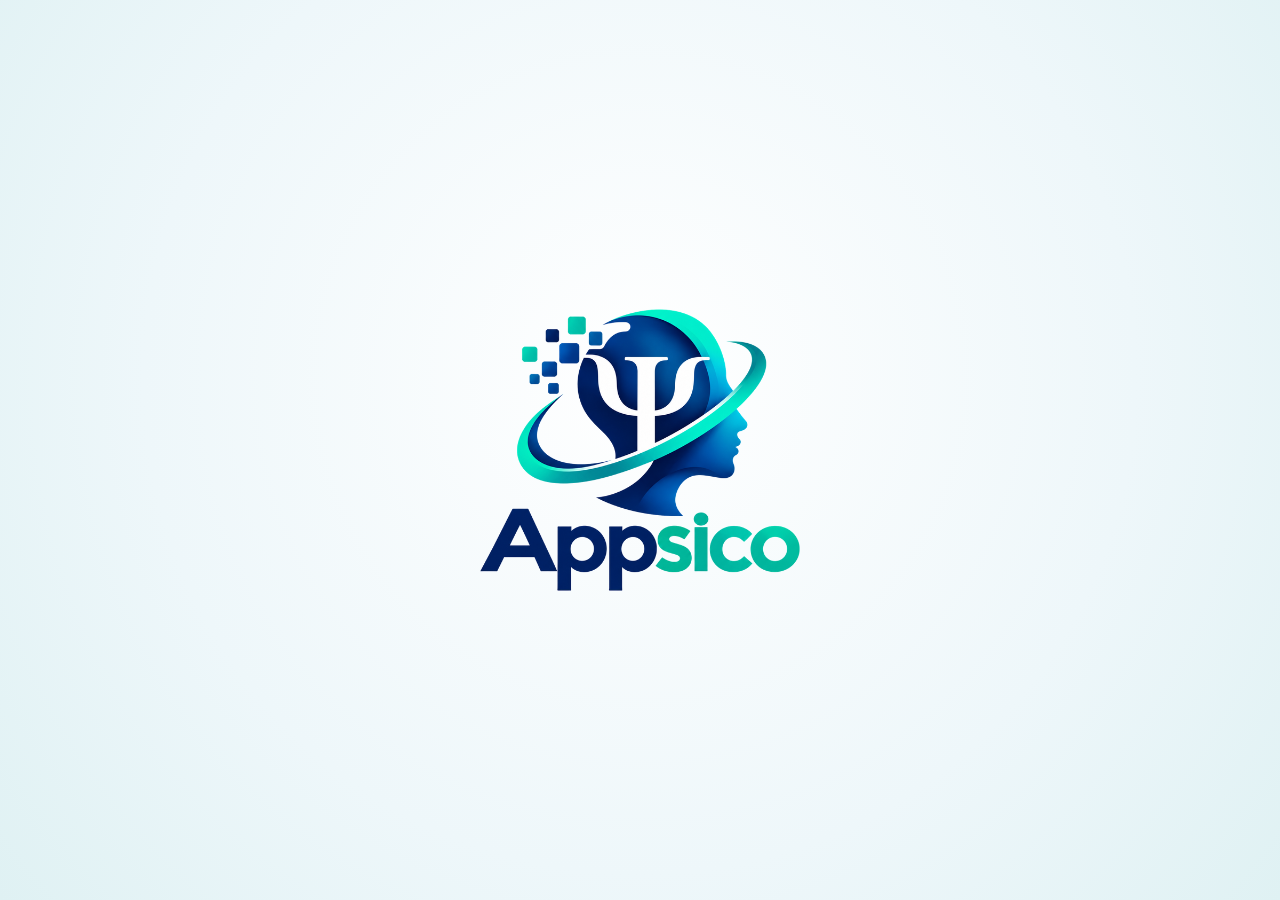
<file: app/index.html>
<!DOCTYPE html>
<html lang="pt-BR">
<head>
<meta charset="utf-8">
<meta name="viewport" content="width=device-width, initial-scale=1, viewport-fit=cover">
<meta name="theme-color" content="#061a46">
<meta http-equiv="Content-Security-Policy" content="default-src 'self'; script-src 'self' 'unsafe-inline'; style-src 'self' 'unsafe-inline' https://fonts.googleapis.com; font-src 'self' https://fonts.gstatic.com; img-src 'self' data: blob:; connect-src 'self' https://api.emailjs.com https://www.googleapis.com https://*.supabase.co wss://*.supabase.co; frame-src 'none'; object-src 'none'">
<title>Appsico — Prontuário Psicológico</title>
<link href="https://fonts.googleapis.com/css2?family=Inter:wght@400;500;600&family=Poppins:wght@500;600&display=swap" rel="stylesheet">
<link rel="stylesheet" href="style.css">
<meta name="apple-mobile-web-app-capable" content="yes">
<meta name="mobile-web-app-capable" content="yes">
<meta name="apple-mobile-web-app-title" content="Appsico">
<meta name="apple-mobile-web-app-status-bar-style" content="default">
<link rel="apple-touch-icon" href="apple-touch-icon.png">
</head>
<body>
  <div id="splash"><img src="logo-full.png" alt="Appsico"></div>
  <div id="auth" class="auth hidden"></div>

  <div id="app" class="app hidden">
    <nav id="sidebar" class="sidebar"></nav>
    <div id="scrim" class="scrim"></div>
    <div class="content">
      <div class="topbar"><button id="menuBtn" aria-label="Abrir menu"></button><img src="logo.png" alt=""><span class="t" id="topTitle">Appsico</span><button class="top-help" onclick="go('ajuda',{cur:null})" aria-label="Ajuda e suporte" title="Ajuda e suporte">?</button></div>
      <main id="main"></main>
    </div>
    <button id="fab" class="fab" aria-label="Novo paciente">+</button>
  </div>

  <div class="modal-bg" id="modal"><div class="modal" id="modalBox"></div></div>
  <div class="toast" id="toast"></div>

  <script src="native-shim.js"></script>
  <script src="vendor/jspdf.umd.min.js"></script>
  <script src="vendor/qrcode.js"></script>
  <script src="config.js"></script>
  <script src="vendor/supabase.js"></script><script src="demo.js"></script><script src="app.js"></script><script src="anamnese-opcoes.js"></script><script src="anamnese.js"></script><script src="cloud.js"></script><script src="acesso.js"></script>
</body>
</html>
</file>
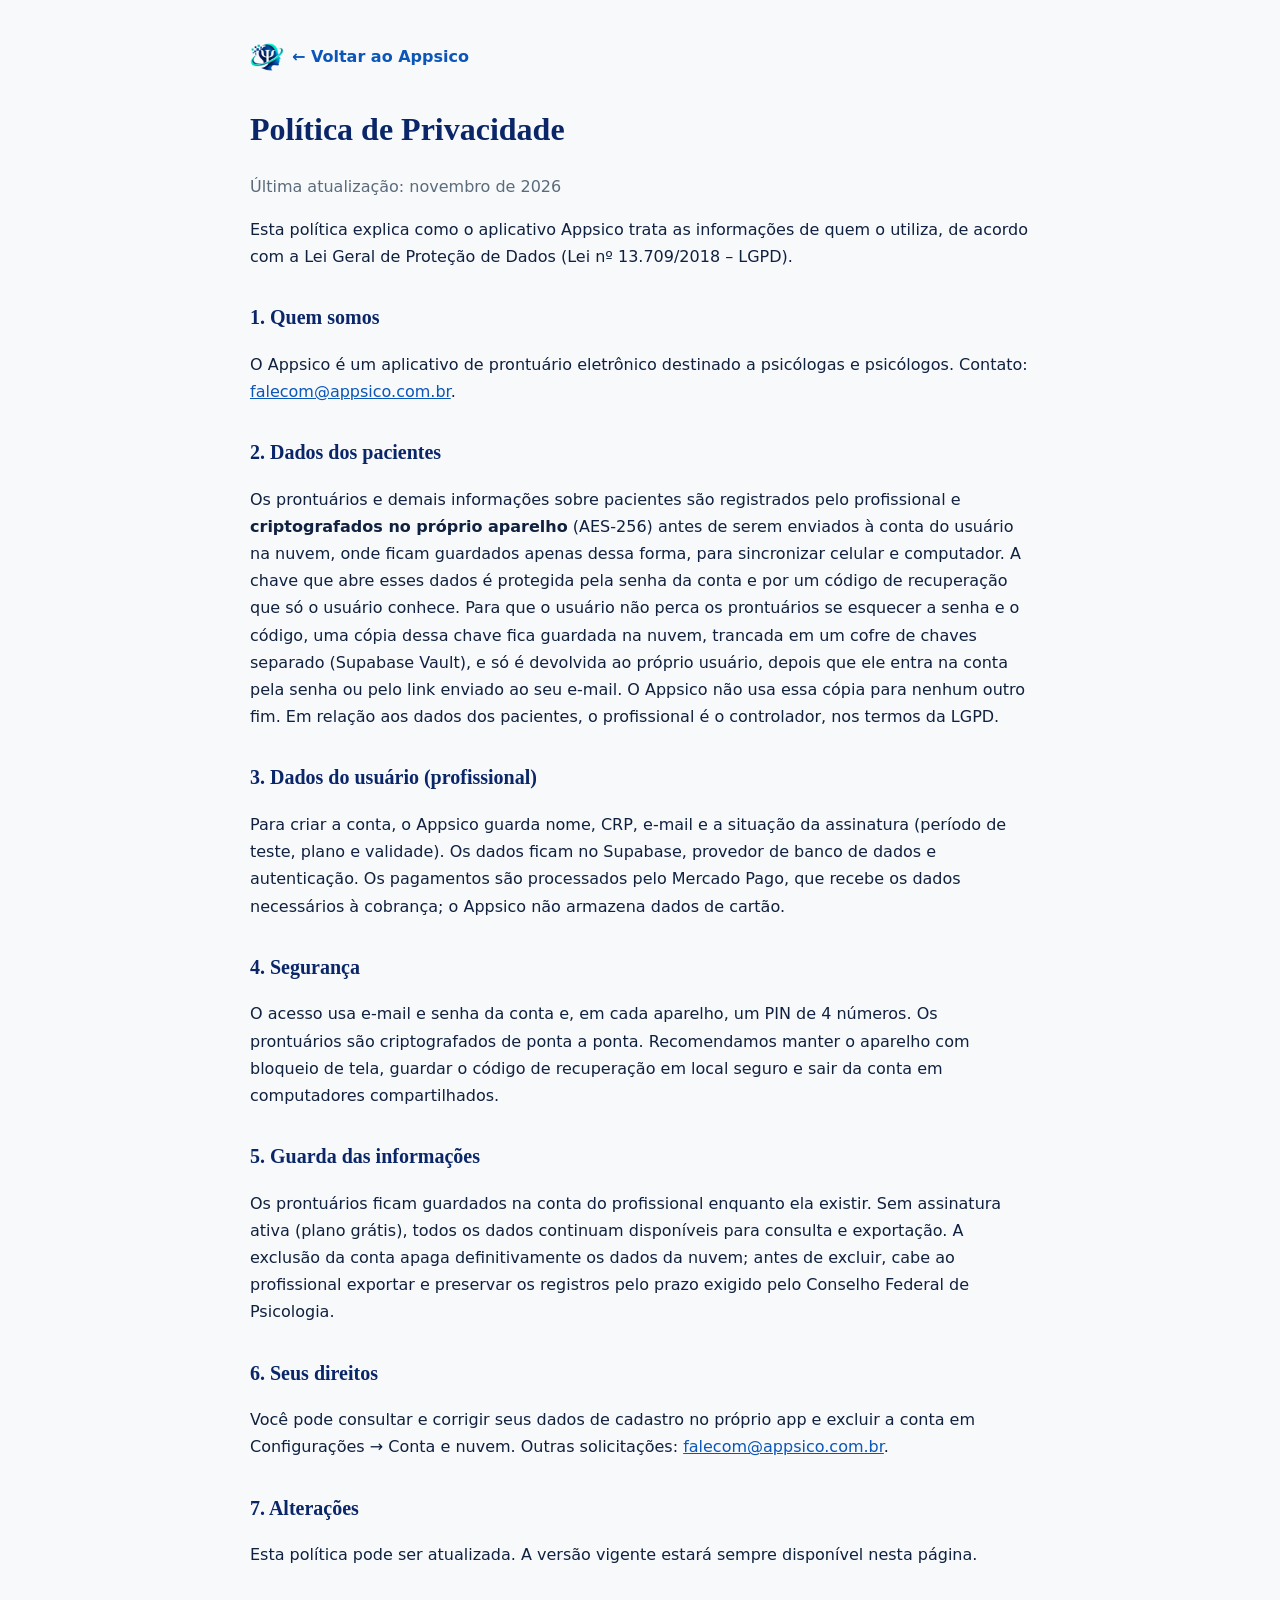
<file: privacidade.html>
<!DOCTYPE html>
<html lang="pt-BR">
<head>
<meta charset="UTF-8">
<meta name="viewport" content="width=device-width, initial-scale=1.0">
<title>Política de Privacidade — Appsico</title>
<link rel="icon" href="assets/favicon.png" type="image/png">
<style>
  body{font-family:Inter,system-ui,sans-serif;color:#10213f;background:#f7f9fb;line-height:1.7;margin:0}
  .wrap{max-width:780px;margin:0 auto;padding:40px 22px 60px}
  a{color:#0b56b8}
  h1{font-family:Poppins,Georgia,serif;color:#0a2668;font-size:2rem;margin:20px 0 6px}
  h2{font-family:Poppins,Georgia,serif;color:#0a2668;font-size:1.25rem;margin-top:30px}
  .muted{color:#5b6b7b}
  .back{display:inline-flex;align-items:center;gap:8px;font-weight:600;text-decoration:none}
  .back img{width:34px}
</style>
</head>
<body>
<div class="wrap">
  <a class="back" href="index.html"><img src="assets/logo.png" alt="">← Voltar ao Appsico</a>
  <h1>Política de Privacidade</h1>
  <p class="muted">Última atualização: novembro de 2026</p>

  <p>Esta política explica como o aplicativo Appsico trata as informações de quem o utiliza, de acordo com a Lei Geral de Proteção de Dados (Lei nº 13.709/2018 – LGPD).</p>

  <h2>1. Quem somos</h2>
  <p>O Appsico é um aplicativo de prontuário eletrônico destinado a psicólogas e psicólogos. Contato: <a href="mailto:falecom@appsico.com.br">falecom@appsico.com.br</a>.</p>

  <h2>2. Dados dos pacientes</h2>
  <p>Os prontuários e demais informações sobre pacientes são registrados pelo profissional e <strong>criptografados no próprio aparelho</strong> (AES-256) antes de serem enviados à conta do usuário na nuvem, onde ficam guardados apenas dessa forma, para sincronizar celular e computador. A chave que abre esses dados é protegida pela senha da conta e por um código de recuperação que só o usuário conhece. Para que o usuário não perca os prontuários se esquecer a senha e o código, uma cópia dessa chave fica guardada na nuvem, trancada em um cofre de chaves separado (Supabase Vault), e só é devolvida ao próprio usuário, depois que ele entra na conta pela senha ou pelo link enviado ao seu e-mail. O Appsico não usa essa cópia para nenhum outro fim. Em relação aos dados dos pacientes, o profissional é o controlador, nos termos da LGPD.</p>

  <h2>3. Dados do usuário (profissional)</h2>
  <p>Para criar a conta, o Appsico guarda nome, CRP, e-mail e a situação da assinatura (período de teste, plano e validade). Os dados ficam no Supabase, provedor de banco de dados e autenticação. Os pagamentos são processados pelo Mercado Pago, que recebe os dados necessários à cobrança; o Appsico não armazena dados de cartão.</p>

  <h2>4. Segurança</h2>
  <p>O acesso usa e-mail e senha da conta e, em cada aparelho, um PIN de 4 números. Os prontuários são criptografados de ponta a ponta. Recomendamos manter o aparelho com bloqueio de tela, guardar o código de recuperação em local seguro e sair da conta em computadores compartilhados.</p>

  <h2>5. Guarda das informações</h2>
  <p>Os prontuários ficam guardados na conta do profissional enquanto ela existir. Sem assinatura ativa (plano grátis), todos os dados continuam disponíveis para consulta e exportação. A exclusão da conta apaga definitivamente os dados da nuvem; antes de excluir, cabe ao profissional exportar e preservar os registros pelo prazo exigido pelo Conselho Federal de Psicologia.</p>

  <h2>6. Seus direitos</h2>
  <p>Você pode consultar e corrigir seus dados de cadastro no próprio app e excluir a conta em Configurações → Conta e nuvem. Outras solicitações: <a href="mailto:falecom@appsico.com.br">falecom@appsico.com.br</a>.</p>

  <h2>7. Alterações</h2>
  <p>Esta política pode ser atualizada. A versão vigente estará sempre disponível nesta página.</p>
</div>
</body>
</html>
</file>
<file: app/style.css>
:root{
  --navy:#061a46; --navy-2:#0c2d73; --navy-3:#123a85;
  --cyan:#0aa7c9; --blue:#0b56b8; --purple:#14bfa5; --pink:#2dd4bf;
  --grad:linear-gradient(135deg,#0a3d91 0%,#0a86c2 52%,#14bfa5 100%);
  --bg:#f3f5fb; --panel:#fff; --ink:#151a33; --muted:#6a7090; --line:#e2e5f0;
  --soft:#eef3ff; --warn:#a4621a; --warn-bg:#fff4e5; --danger:#c43c5a; --ok:#1f8a5b;
  --side:260px; --side-mini:72px; --r:12px;
  --safe-top:var(--safe-area-inset-top,env(safe-area-inset-top,0px)); --safe-bot:var(--safe-area-inset-bottom,env(safe-area-inset-bottom,0px));
}
*{box-sizing:border-box;-webkit-tap-highlight-color:transparent}
html,body{height:100%}
body{margin:0;font-family:Inter,system-ui,-apple-system,"Segoe UI",Roboto,sans-serif;background:var(--bg);color:var(--ink);font-size:15px;line-height:1.5}
h1,h2,h3{font-family:Poppins,Inter,system-ui,sans-serif;font-weight:600;margin:0}
button{font:inherit;cursor:pointer;border:1px solid var(--line);background:#fff;color:var(--ink);padding:9px 15px;border-radius:10px}
button:active{transform:scale(.98)}
button.pri{background:var(--grad);color:#fff;border:none;font-weight:600}
button.ghost{border-color:transparent;background:transparent;color:var(--blue)}
button.danger{color:var(--danger)}
button.sm{padding:5px 10px;font-size:13px}
button:disabled{opacity:.5}
input,select,textarea{font:inherit;width:100%;padding:10px 12px;border:1px solid var(--line);border-radius:10px;background:#fff;color:var(--ink)}
textarea{min-height:90px;resize:vertical}
input:focus,select:focus,textarea:focus{outline:2px solid #cfe0ff;border-color:var(--blue)}
label{display:block;font-size:12.5px;font-weight:600;color:var(--muted);margin:0 0 4px}

/* ---------- Abertura ---------- */
#splash{position:fixed;inset:0;background:radial-gradient(circle at 50% 42%,#ffffff 0%,#eef7fa 60%,#dff1f3 100%);display:grid;place-items:center;z-index:100;transition:opacity .9s ease}
#splash img{width:min(66vw,320px);opacity:0;transform:scale(.92);animation:logoIn 1.4s ease forwards}
#splash.out{opacity:0;pointer-events:none}
@keyframes logoIn{to{opacity:1;transform:scale(1)}}

/* ---------- Telas de acesso ---------- */
.auth{position:fixed;inset:0;z-index:90;background:radial-gradient(circle at 50% 0%,#0f3a8a 0%,var(--navy) 70%);display:flex;align-items:flex-start;justify-content:center;-webkit-overflow-scrolling:touch;padding:calc(20px + var(--safe-top)) 18px calc(20px + var(--safe-bot));overflow:auto}
.auth .box{width:100%;max-width:400px;margin:auto 0;flex:none;background:#fff;border-radius:18px;padding:26px 22px;box-shadow:0 20px 60px rgba(0,0,0,.35)}
.auth .logo{width:84px;height:84px;border-radius:22%;display:block;margin:0 auto 12px}
.auth h2{text-align:center;font-size:21px}
.auth .sub{text-align:center;color:var(--muted);font-size:13.5px;margin:4px 0 18px}
.auth .f{margin-bottom:12px}
.auth button.pri{width:100%;padding:12px;margin-top:4px}
.auth .links{text-align:center;margin-top:14px;font-size:13.5px}
.auth .links a{color:var(--blue);cursor:pointer;text-decoration:none}
.auth .err{color:var(--danger);font-size:13px;min-height:18px;margin-top:6px;text-align:center}
.pw-meter{height:5px;border-radius:4px;background:var(--line);margin-top:6px;overflow:hidden}
.pw-meter i{display:block;height:100%;width:0;background:var(--grad);transition:.2s}
.rec-code{font-family:ui-monospace,Menlo,monospace;font-size:19px;letter-spacing:2px;text-align:center;background:var(--soft);border:1px dashed var(--blue);border-radius:10px;padding:14px;margin:10px 0;user-select:all;word-break:break-all}

/* ---------- Layout ---------- */
.app{display:flex;min-height:100vh}
.sidebar{position:fixed;top:0;left:0;bottom:0;width:var(--side);background:linear-gradient(180deg,var(--navy-2) 0%,var(--navy) 100%);color:#c9d0f5;display:flex;flex-direction:column;z-index:50;transition:width .25s ease,transform .25s ease;padding-top:var(--safe-top);padding-bottom:var(--safe-bot);overflow:hidden}
.sb-head{display:flex;align-items:center;gap:10px;padding:14px 14px 12px;min-height:66px}
.sb-head img{width:40px;height:40px;border-radius:22%;flex:none}
.sb-head .name{font-family:Poppins,sans-serif;font-weight:600;font-size:19px;background:linear-gradient(90deg,#6cc8ff,#2dd4bf);-webkit-background-clip:text;background-clip:text;color:transparent;white-space:nowrap}
.sb-toggle{margin-left:auto;background:transparent;border:none;color:#9aa4d8;padding:6px;border-radius:8px;flex:none}
.sb-toggle:hover{background:rgba(255,255,255,.07)}
.sb-scroll{flex:1;overflow-y:auto;overflow-x:hidden;padding:4px 10px 10px}
.sb-label{font-size:11px;text-transform:uppercase;letter-spacing:.08em;color:#6f78ad;padding:14px 10px 6px;white-space:nowrap}
.nav{display:flex;align-items:center;gap:12px;padding:10px 11px;border-radius:10px;color:#c9d0f5;cursor:pointer;white-space:nowrap;font-size:14.5px;border:none;background:transparent;width:100%;text-align:left}
.nav:hover{background:rgba(255,255,255,.06)}
.nav.on{background:linear-gradient(90deg,rgba(10,167,201,.22),rgba(20,191,165,.22));color:#fff}
.nav.on svg{color:var(--cyan)}
.nav svg{width:20px;height:20px;flex:none}
.nav .txt{overflow:hidden;text-overflow:ellipsis}
.nav.priv.on svg{color:var(--pink)}
.sb-patient{margin:6px 4px 2px;padding:10px 11px;border-radius:10px;background:rgba(255,255,255,.05);font-size:13px;white-space:nowrap;overflow:hidden;text-overflow:ellipsis}
.sb-patient b{color:#fff;display:block;font-size:14px;overflow:hidden;text-overflow:ellipsis}
.sb-foot{border-top:1px solid rgba(255,255,255,.08);padding:10px}
.sb-prof{font-size:12px;color:#8a93c4;padding:4px 11px 8px;white-space:nowrap;overflow:hidden;text-overflow:ellipsis}

/* mini (encolhido) */
body.mini .sidebar{width:var(--side-mini)}
body.mini .sb-head .name,body.mini .nav .txt,body.mini .sb-label,body.mini .sb-patient,body.mini .sb-prof{display:none}
body.mini .sb-head{flex-direction:column;gap:6px;padding:12px 0}
body.mini .sb-toggle{margin:0}
body.mini .nav{justify-content:center;padding:11px 0}
body.mini .sb-sep{display:block}
.sb-sep{display:none;height:1px;background:rgba(255,255,255,.08);margin:8px 8px}

.content{flex:1;margin-left:var(--side);transition:margin .25s ease;min-width:0}
body.mini .content{margin-left:var(--side-mini)}
.topbar{display:none}
main{padding:24px 28px 80px;max-width:1080px}
.scrim{display:none}

/* celular: menu vira gaveta */
@media (max-width:600px){
  .sidebar{transform:translateX(-100%);width:min(84vw,300px)!important;box-shadow:0 0 40px rgba(0,0,0,.4)}
  body.drawer .sidebar{transform:none}
  body.mini .sb-head .name,body.mini .nav .txt,body.mini .sb-label,body.mini .sb-patient,body.mini .sb-prof{display:block}
  body.mini .nav{justify-content:flex-start;padding:10px 11px}
  body.mini .sb-head{flex-direction:row;padding:14px}
  .sb-sep{display:none!important}
  .content,body.mini .content{margin-left:0}
  .scrim{display:block;position:fixed;inset:0;background:rgba(1,7,31,.5);z-index:45;opacity:0;pointer-events:none;transition:.25s}
  body.drawer .scrim{opacity:1;pointer-events:auto}
  .topbar{display:flex;align-items:center;gap:10px;position:sticky;top:0;z-index:40;background:var(--navy);color:#fff;padding:calc(10px + var(--safe-top)) 12px 10px}
  .topbar button{background:transparent;border:none;color:#fff;padding:6px}
  .topbar img{width:30px;height:30px;border-radius:22%}
  .topbar .t{font-family:Poppins,sans-serif;font-weight:600;font-size:16px;white-space:nowrap;overflow:hidden;text-overflow:ellipsis}
  main{padding:16px 14px 90px}
  .sb-toggle.desk{display:none}
}

/* ---------- Conteúdo ---------- */
.head{display:flex;justify-content:space-between;align-items:flex-start;gap:14px;margin-bottom:16px;flex-wrap:wrap}
.head h1{font-size:24px}
.head .meta{color:var(--muted);font-size:13px;margin-top:4px}
.card{background:var(--panel);border:1px solid var(--line);border-radius:var(--r);padding:18px;margin-bottom:14px}
.card h3{font-size:16.5px;margin-bottom:12px}
.grid{display:grid;grid-template-columns:repeat(12,1fr);gap:12px}
.c2{grid-column:span 2}.c3{grid-column:span 3}.c4{grid-column:span 4}.c5{grid-column:span 5}.c6{grid-column:span 6}.c8{grid-column:span 8}.c9{grid-column:span 9}.c12{grid-column:span 12}
@media (max-width:700px){.c2,.c3,.c4,.c5,.c6,.c8,.c9{grid-column:span 12}}
.note{background:var(--soft);border-radius:10px;padding:10px 12px;font-size:13px;color:#24346b;margin-bottom:14px}
.note.warn{background:var(--warn-bg);color:#6f4410}
.note.priv{background:#f6ecfe;color:#5d2a80}
.row-actions{display:flex;gap:8px;justify-content:flex-end;margin-top:12px;flex-wrap:wrap}
.entry{border:1px solid var(--line);border-radius:10px;padding:12px 14px;margin-bottom:10px;background:#fff}
.entry .top{display:flex;justify-content:space-between;gap:10px;font-size:13px;color:var(--muted);margin-bottom:6px;flex-wrap:wrap}
.entry .top b{color:var(--ink)}
.entry p{margin:4px 0;white-space:pre-wrap}
.addendum{border-left:3px solid var(--purple);padding:4px 10px;margin-top:8px;font-size:13px}
.tag{font-size:11px;padding:2px 8px;border-radius:20px;background:var(--soft);color:var(--blue);white-space:nowrap}
.tag.off{background:#eee;color:#777}
.tag.warn{background:var(--warn-bg);color:var(--warn)}
.check{display:flex;gap:8px;align-items:center;font-size:14px;font-weight:500;color:var(--ink)}
.check input{width:auto}
.lint{font-size:12.5px;color:var(--warn);margin-top:6px}
.counter{font-size:12px;color:var(--muted);text-align:right}
.empty{text-align:center;color:var(--muted);padding:50px 20px}
.empty img{width:90px;border-radius:22%;margin-bottom:12px}
.empty h2{color:var(--ink);margin-bottom:6px}

/* lista de pacientes */
.toolbar{display:flex;gap:8px;margin-bottom:14px;flex-wrap:wrap}
.toolbar input{flex:1;min-width:180px}
.toolbar select{width:auto}
.pcards{display:grid;grid-template-columns:repeat(auto-fill,minmax(250px,1fr));gap:12px}
.pcard{background:#fff;border:1px solid var(--line);border-radius:var(--r);padding:14px;cursor:pointer;display:flex;gap:12px;align-items:center}
.pcard:hover{border-color:#bcd0ff}
.avatar{width:42px;height:42px;border-radius:50%;background:var(--grad);color:#fff;display:grid;place-items:center;font-weight:600;flex:none}
.pcard b{display:block}
.pcard span{font-size:12.5px;color:var(--muted)}
.fab{position:fixed;right:18px;bottom:calc(18px + var(--safe-bot));width:56px;height:56px;border-radius:50%;background:var(--grad);color:#fff;border:none;font-size:28px;box-shadow:0 8px 24px rgba(11,86,184,.45);z-index:30;display:none}
@media (max-width:600px){.fab{display:block}}

table.list{width:100%;border-collapse:collapse;font-size:13.5px}
table.list th{text-align:left;color:var(--muted);font-weight:600;font-size:12px;border-bottom:1px solid var(--line);padding:6px}
table.list td{padding:8px 6px;border-bottom:1px solid #f0f1f6;vertical-align:top}
.tbl-wrap{overflow-x:auto}

/* modal / toast */
.modal-bg{position:fixed;inset:0;background:rgba(1,7,31,.55);display:none;align-items:flex-start;justify-content:center;padding:calc(30px + var(--safe-top)) 12px 30px;overflow:auto;z-index:95}
.modal-bg.show{display:flex}
.modal{background:#fff;border-radius:14px;max-width:820px;width:100%;padding:20px}
.modal h2{margin-bottom:10px;font-size:19px}
.doc{font-size:13.5px}
.doc h4{font-size:15px;margin:16px 0 6px;border-bottom:1px solid var(--line);padding-bottom:3px}
.doc table{width:100%;border-collapse:collapse}
.doc td{padding:3px 6px;vertical-align:top;border-bottom:1px dashed #eee}
.doc td:first-child{color:var(--muted);width:38%}
.toast{position:fixed;bottom:calc(24px + var(--safe-bot));left:50%;transform:translateX(-50%);background:var(--navy);color:#fff;padding:10px 16px;border-radius:10px;font-size:13.5px;opacity:0;transition:.25s;pointer-events:none;z-index:120;max-width:90vw;text-align:center}
.toast.show{opacity:1}
.hidden{display:none!important}

/* ---------- Topbar / menu ---------- */
.topbar button svg,.sb-toggle svg{width:24px;height:24px;display:block}
.sb-toggle{color:#c9d0f5}

/* ---------- Emissão de documentos ---------- */
.seg{display:inline-flex;background:#e8ecf7;border-radius:12px;padding:4px;margin-bottom:14px;gap:4px;flex-wrap:wrap}
.seg button{border:none;background:transparent;padding:8px 14px;border-radius:9px;color:var(--muted);font-weight:500}
.seg button.on{background:#fff;color:var(--blue);box-shadow:0 1px 4px rgba(20,30,80,.12)}
.paper-wrap{background:#e9ecf4;border-radius:10px;padding:16px;overflow:auto}
.paper{background:#fff;color:#151a33;width:100%;max-width:640px;margin:0 auto;padding:40px 44px 50px;box-shadow:0 4px 20px rgba(20,30,80,.12);font-family:Helvetica,Arial,sans-serif;font-size:14px;line-height:1.6}
.paper .ph{display:flex;justify-content:space-between;gap:16px;font-size:11.5px;color:#5a6080}
.paper .ph b{font-size:15px;color:#151a33}
.paper .pbar{height:3px;background:var(--grad);margin:10px 0 18px;border-radius:2px}
.paper .pval{display:flex;justify-content:space-between;align-items:center;border:1.5px solid var(--blue);border-radius:8px;padding:6px 12px;width:220px;margin-left:auto;font-size:12px;color:#5a6080}
.paper .pval b{font-size:18px;color:#151a33}
.paper .pt{text-align:center;font-family:Helvetica,Arial,sans-serif;font-size:19px;margin:22px 0 20px;letter-spacing:.03em}
.paper p{text-align:justify;margin:0 0 12px}
.paper .pdate{text-align:right;margin-top:30px}
.paper .psig{text-align:center;margin-top:56px;font-size:12.5px;color:#5a6080}
.paper .psig i{display:block;width:240px;max-width:70%;border-top:1px solid #151a33;margin:0 auto 6px}
@media (max-width:560px){.paper{padding:24px 20px 34px;font-size:13px}.paper .ph{flex-direction:column;gap:4px}.paper .ph div:last-child{text-align:left!important}}

/* ---------- Seletor de tema ---------- */
.theme-pick{display:flex;gap:12px;flex-wrap:wrap}
.theme-opt{display:flex;align-items:center;gap:10px;border:1.5px solid var(--line);border-radius:12px;padding:10px 14px;cursor:pointer;font-size:14px;font-weight:600;color:var(--ink);margin:0;flex:1;min-width:200px}
.theme-opt small{font-weight:400;color:var(--muted)}
.theme-opt input{width:auto}
.theme-opt:has(input:checked){border-color:var(--blue);background:var(--soft)}
.sw{width:44px;height:32px;border-radius:7px;flex:none;border:1px solid var(--line);position:relative;overflow:hidden}
.sw-dark{background:linear-gradient(90deg,#061a46 0 35%,#f3f5fb 35%)}
.sw-light{background:linear-gradient(90deg,#fff 0 35%,#f3f5fb 35%)}
.sw::after{content:"";position:absolute;left:4px;top:6px;width:8px;height:3px;border-radius:2px;background:var(--grad);box-shadow:0 7px 0 rgba(120,130,170,.6),0 14px 0 rgba(120,130,170,.6)}

/* ---------- Tema claro ---------- */
body.light .sidebar{background:#fff;color:var(--ink);border-right:1px solid var(--line)}
body.light .sb-toggle{color:#4a5275}
body.light .sb-toggle:hover{background:#f1f4fb}
body.light .sb-label{color:#9298b5}
body.light .nav{color:#3a4166}
body.light .nav:hover{background:#f3f5fb}
body.light .nav.on{background:linear-gradient(90deg,rgba(10,167,201,.12),rgba(20,191,165,.12));color:var(--blue)}
body.light .nav.priv.on{color:#8a35c4}
body.light .sb-patient{background:#f4f6fb;color:var(--muted)}
body.light .sb-patient b{color:var(--ink)}
body.light .sb-foot{border-top-color:var(--line)}
body.light .sb-sep{background:var(--line)}
body.light .sb-prof{color:var(--muted)}
body.light .topbar{background:#fff;color:var(--ink);border-bottom:1px solid var(--line)}
body.light .topbar button{color:var(--ink)}
body.light .auth{background:radial-gradient(circle at 50% 0%,#e6efff 0%,#f6f1ff 60%,#f3f5fb 100%)}
body.light .auth .box{box-shadow:0 14px 40px rgba(40,60,140,.15);border:1px solid var(--line)}
body.light .scrim{background:rgba(20,30,70,.3)}

/* ---------- Sair / cabeçalho ---------- */
.head-act{display:flex;gap:8px;flex-wrap:wrap;align-items:center}
.head-act button,.sair{display:inline-flex;align-items:center;gap:6px}
.head-act button svg,.sair svg{width:17px;height:17px}
.sair{border-color:#f0c9d2;color:var(--danger);background:#fff}
.sair:hover{background:#fff5f7}

/* ---------- Abas do prontuário ---------- */
.ptabs{display:flex;gap:6px;overflow-x:auto;padding:2px 2px 10px;margin:0 0 14px;-webkit-overflow-scrolling:touch}
.ptabs button{display:inline-flex;align-items:center;gap:6px;white-space:nowrap;border-radius:20px;padding:7px 13px;font-size:13.5px;color:#3a4166;flex:none}
.ptabs button svg{width:16px;height:16px}
.ptabs button.on{background:var(--grad);color:#fff;border-color:transparent}
.ptabs button.priv.on{background:linear-gradient(135deg,#14bfa5,#2dd4bf)}
.ent-foot{display:flex;align-items:center;gap:8px;flex-wrap:wrap;margin-top:8px}
.tag.ok{background:#e4f6ed;color:var(--ok)}

/* ---------- Financeiro ---------- */
.mes-nav{display:flex;align-items:center;gap:8px;margin-bottom:14px;flex-wrap:wrap}
.mes-nav button{width:38px;height:38px;padding:0;font-size:20px;line-height:1}
.mes-lbl{font-weight:600;font-size:17px;min-width:150px;text-align:center}
.mes-nav .hoje{width:auto;height:auto;padding:6px 12px;font-size:13px}
.kpis{display:grid;grid-template-columns:repeat(3,1fr);gap:10px;margin-bottom:14px}
.kpi{background:#fff;border:1px solid var(--line);border-radius:12px;padding:12px 14px}
.kpi span{display:block;font-size:12px;color:var(--muted);font-weight:600}
.kpi b{font-size:19px;font-family:Poppins,Inter,sans-serif}
.kpi.ok b{color:var(--ok)}.kpi.warn b{color:var(--warn)}.kpi.bad b{color:var(--danger)}
.kpi.main{background:var(--grad);border:none}.kpi.main span,.kpi.main b{color:#fff}
@media (max-width:700px){.kpis{grid-template-columns:repeat(2,1fr)}}
.bars{display:flex;gap:10px;align-items:flex-end;height:150px;padding:6px 4px 0}
.bcol{flex:1;display:flex;flex-direction:column;align-items:center;gap:6px;height:100%;cursor:pointer}
.bcol small{font-size:11.5px;color:var(--muted);text-transform:capitalize}
.bcol.cur small{color:var(--blue);font-weight:700}
.bstack{flex:1;width:100%;display:flex;align-items:flex-end;justify-content:center;gap:3px}
.bstack i,.legend i{display:block;width:30%;max-width:16px;border-radius:4px 4px 0 0;min-height:2px}
.bf{background:#cfe0ff}.br{background:var(--grad)}.bd{background:#f3b5c3}
.legend{display:flex;gap:16px;font-size:12px;color:var(--muted);margin-top:10px;flex-wrap:wrap}
.legend span{display:flex;align-items:center;gap:6px}
.legend i{width:12px;height:12px;border-radius:3px}
table.fin select,table.fin .vin{padding:6px 8px;font-size:13px;min-width:100px}
table.fin .vin{width:100px}
table.fin small{color:var(--muted)}
table.fin a{color:var(--blue);text-decoration:none;font-weight:600}
select.pg.ok{color:var(--ok);font-weight:600}select.pg.warn{color:var(--warn);font-weight:600}

/* ---------- Excluir paciente ---------- */
.pdel{border:none;background:transparent;color:#a3a9c4;padding:8px;border-radius:9px;flex:none;display:grid;place-items:center}
.pdel svg{width:19px;height:19px}
.pdel:hover,.pdel:active{background:#fff0f3;color:var(--danger)}
.btn-del{background:var(--danger);color:#fff;border-color:var(--danger);font-weight:600}
.btn-del:disabled{background:#f1c7d0;border-color:#f1c7d0;opacity:1}
#delConf{letter-spacing:2px;font-weight:600;margin-top:4px}

/* ---------- Barras de rolagem discretas nas cores do app ---------- */
@supports not selector(::-webkit-scrollbar){
  *{scrollbar-width:thin;scrollbar-color:rgba(11,86,184,.35) transparent}
  *:hover{scrollbar-color:rgba(11,86,184,.6) transparent}
  .sidebar *{scrollbar-color:rgba(124,150,255,.35) transparent}
}
::-webkit-scrollbar{width:6px;height:6px}
::-webkit-scrollbar-track{background:transparent}
::-webkit-scrollbar-thumb{background:linear-gradient(180deg,rgba(10,167,201,.45),rgba(20,191,165,.45));border-radius:10px}
::-webkit-scrollbar-thumb:hover{background:linear-gradient(180deg,#0aa7c9,#14bfa5)}
::-webkit-scrollbar-thumb:horizontal{background:linear-gradient(90deg,rgba(10,167,201,.45),rgba(20,191,165,.45))}
::-webkit-scrollbar-corner{background:transparent}
.sidebar ::-webkit-scrollbar-thumb{background:rgba(124,150,255,.3)}
.sidebar ::-webkit-scrollbar-thumb:hover{background:linear-gradient(180deg,#0aa7c9,#14bfa5)}
.ptabs::-webkit-scrollbar{height:4px}

/* ---------- Busca de paciente para documentos ---------- */
.pick-list{display:flex;flex-direction:column;gap:6px;margin-top:10px;max-height:420px;overflow-y:auto}
.pick{display:flex;align-items:center;gap:12px;width:100%;padding:10px 12px;border-radius:12px;background:#fff}
.pick:hover{border-color:#bcd0ff;background:#f8faff}
.pick b,.pick-sel b{display:block}
.pick span,.pick-sel span{font-size:12.5px;color:var(--muted)}
.pick-sel{display:flex;align-items:center;gap:12px;background:#fff;border:1.5px solid var(--blue);border-radius:12px;padding:12px 14px;margin-bottom:14px;flex-wrap:wrap}

/* ---------- Ações do documento ---------- */
.doc-head{display:flex;justify-content:space-between;align-items:center;gap:8px;margin-bottom:12px}
.doc-actions{display:grid;grid-template-columns:repeat(3,1fr);gap:8px;margin-bottom:12px}
.act{display:flex;flex-direction:column;align-items:center;justify-content:center;gap:6px;padding:12px 8px;border-radius:12px;font-weight:600;font-size:13.5px;text-align:center;background:#fff;border:1.5px solid var(--line);color:var(--ink)}
.act svg{width:24px;height:24px;color:var(--blue)}
.act:hover{border-color:#bcd0ff;background:#f8faff}
.act.wa{background:#25d366;border-color:#25d366;color:#fff}
.act.wa svg{color:#fff}
.act.wa:hover{background:#1fb959}
.act.loading{opacity:.6;pointer-events:none}
.act.loading svg{animation:pulse 1s ease-in-out infinite}
@keyframes pulse{50%{opacity:.3}}
.wa-link{display:inline-flex;align-items:center;gap:8px;background:#25d366;color:#fff;text-decoration:none;font-weight:600;padding:9px 14px;border-radius:10px}
.wa-link svg{width:20px;height:20px}
@media (max-width:420px){.act{font-size:12.5px;padding:10px 4px}}

/* ---------- Foto do paciente ---------- */
.avatar{position:relative;overflow:hidden}
.avatar img{width:100%;height:100%;object-fit:cover;display:block}
.avatar.has-photo{background:#dfe5f5;cursor:zoom-in}
.avatar.has-photo:hover{box-shadow:0 0 0 3px rgba(11,86,184,.35)}
.avatar.add{cursor:pointer}
.avatar.lg{width:56px;height:56px;font-size:19px}
.avatar.xl{width:96px;height:96px;font-size:30px}
.avatar .cam{position:absolute;right:0;bottom:0;width:42%;height:42%;min-width:20px;min-height:20px;border-radius:50%;background:#fff;color:var(--blue);display:grid;place-items:center;box-shadow:0 1px 4px rgba(0,0,0,.25)}
.avatar .cam svg{width:62%;height:62%}
.avatar.lg .cam{width:22px;height:22px}
.head-pac{display:flex;align-items:center;gap:14px;min-width:0}
.foto-row{display:flex;align-items:center;gap:18px;flex-wrap:wrap}
.foto-btns{display:flex;gap:8px;flex-wrap:wrap;align-items:center;flex:1;min-width:200px}
.foto-btns small{flex-basis:100%;color:var(--muted);font-size:12px}
.lightbox{position:fixed;inset:0;z-index:150;background:rgba(1,7,31,.92);display:flex;flex-direction:column;align-items:center;justify-content:center;gap:14px;padding:calc(20px + var(--safe-top)) 16px calc(20px + var(--safe-bot));opacity:0;transition:opacity .25s;cursor:zoom-out}
.lightbox.show{opacity:1}
.lightbox img{max-width:min(92vw,560px);max-height:72vh;border-radius:18px;box-shadow:0 20px 60px rgba(0,0,0,.5),0 0 0 3px rgba(11,86,184,.4);transform:scale(.9);transition:transform .25s}
.lightbox.show img{transform:scale(1)}
.lb-name{color:#fff;font-family:Poppins,Inter,sans-serif;font-weight:600;font-size:18px}
.lb-close{position:absolute;top:calc(14px + var(--safe-top));right:14px;width:42px;height:42px;border-radius:50%;background:rgba(255,255,255,.12);border:none;color:#fff;font-size:18px}

/* ---------- Agenda ---------- */
.cal-card{padding:14px}
.cal{display:grid;grid-template-columns:repeat(7,1fr);gap:4px}
.cal-h{font-size:11.5px;font-weight:700;color:var(--muted);text-align:center;padding:4px 0;text-transform:uppercase;letter-spacing:.04em}
.cal-c{min-height:86px;border:1px solid var(--line);border-radius:10px;padding:4px 5px;display:flex;flex-direction:column;gap:2px;cursor:pointer;background:#fff;overflow:hidden;min-width:0}
.cal-c:hover{border-color:#bcd0ff}
.cal-c.vazio{background:transparent;border-color:transparent;cursor:default}
.cal-c.sel{border:2px solid var(--blue);padding:3px 4px;background:#f6f9ff}
.cal-n{font-size:12.5px;font-weight:600;color:var(--ink);width:22px;height:22px;display:grid;place-items:center;border-radius:50%}
.cal-c.hoje .cal-n{background:var(--grad);color:#fff}
.cal-ev{font-size:10.5px;line-height:1.25;padding:2px 4px;border-radius:5px;white-space:nowrap;overflow:hidden;text-overflow:ellipsis;background:#e8efff;color:#1d3a8a;border-left:3px solid var(--blue)}
.cal-ev b{font-weight:700}
.cal-more{font-size:10.5px;color:var(--muted);padding-left:3px}
@media (max-width:600px){.cal-c{min-height:62px;padding:3px}.cal-ev{font-size:9.5px;padding:1px 3px}.cal-ev b{display:block}}
.day-head{display:flex;align-items:center;gap:12px;margin-bottom:12px}
.day-head>div{flex:1;text-align:center}
.day-head .meta{color:var(--muted);font-size:13px}
.day-head button{width:38px;height:38px;padding:0;font-size:20px}
.tl{max-height:max(420px,calc(100vh - 290px));overflow-y:auto;border:1px solid var(--line);border-radius:12px;background:#fff;position:relative}
.tl-in{position:relative}
.tl-row{position:absolute;left:0;right:0;border-top:1px solid #eef0f6;cursor:copy}
.tl-row:hover{background:#f8faff}
.tl-row span{position:absolute;left:8px;top:-1px;font-size:11.5px;color:var(--muted);background:#fff;padding:0 4px;transform:translateY(-50%)}
.tl-row:first-child span{transform:none;top:2px}
.tl-row::after{content:"";position:absolute;left:56px;right:0;top:50%;border-top:1px dashed #f2f3f8}
.tl-now{position:absolute;left:50px;right:0;height:2px;background:var(--danger);z-index:3}
.tl-now::before{content:"";position:absolute;left:-5px;top:-4px;width:10px;height:10px;border-radius:50%;background:var(--danger)}
.tl-ev{position:absolute;z-index:2;border-radius:9px;padding:5px 9px;overflow:hidden;cursor:pointer;color:#fff;background:var(--grad);box-shadow:0 2px 8px rgba(11,86,184,.25);display:flex;flex-direction:column;justify-content:flex-start}
.tl-ev b{font-size:13px;white-space:nowrap;overflow:hidden;text-overflow:ellipsis}
.tl-ev span{font-size:11.5px;opacity:.92;white-space:nowrap;overflow:hidden;text-overflow:ellipsis}
.tl-ev:hover{filter:brightness(1.05)}
/* cores por situação */
.tl-ev.st-confirmado{background:linear-gradient(135deg,#1f9d6a,#2bb57d)}
.tl-ev.st-realizado{background:#e6e9f2;color:#4a5275;box-shadow:none}
.tl-ev.st-faltou{background:linear-gradient(135deg,#d0455f,#e0627a)}
.tl-ev.st-cancelado{background:repeating-linear-gradient(45deg,#f1f2f6,#f1f2f6 6px,#e7e9f0 6px,#e7e9f0 12px);color:#8a90aa;box-shadow:none;text-decoration:line-through}
.cal-ev.st-confirmado{background:#e2f6ec;color:#17704b;border-left-color:#1f9d6a}
.cal-ev.st-realizado{background:#eef0f5;color:#6a7090;border-left-color:#a3a9c4}
.cal-ev.st-faltou{background:#fde8ec;color:#a3253e;border-left-color:var(--danger)}
.tl-legend{display:flex;gap:14px;flex-wrap:wrap;font-size:12px;color:var(--muted);margin-top:10px}
.tl-legend span{display:flex;align-items:center;gap:6px}
.tl-legend i{width:12px;height:12px;border-radius:3px;background:var(--grad)}
.tl-legend i.st-confirmado{background:#1f9d6a}.tl-legend i.st-realizado{background:#d5d9e6}.tl-legend i.st-faltou{background:var(--danger)}.tl-legend i.st-cancelado{background:#e7e9f0}
.ag-view{display:flex;gap:14px;align-items:flex-start}
.ag-view .meta{color:var(--muted);font-size:13.5px;margin:2px 0 6px}
.tag.st-agendado{background:var(--soft);color:var(--blue)}.tag.st-confirmado{background:#e2f6ec;color:#17704b}.tag.st-realizado{background:#eef0f5;color:#4a5275}.tag.st-faltou{background:#fde8ec;color:#a3253e}.tag.st-cancelado{background:#eee;color:#888}
.st-pick{display:flex;gap:6px;flex-wrap:wrap}
.st-pick button{border-radius:20px;padding:6px 12px;font-size:13px}
.st-pick button.on{background:var(--grad);color:#fff;border-color:transparent}
.pcard .prox{display:flex;align-items:center;gap:4px;margin-top:3px;font-size:12px;color:var(--blue);font-weight:600}
.pcard .prox svg{width:13px;height:13px}
.cal-hint{text-align:center;color:var(--muted);font-size:13px;margin:-4px 0 14px}
.voltar{border:none;background:transparent;color:var(--blue);padding:0 0 4px;font-weight:600;font-size:14px}
.tl-row em{position:absolute;right:12px;top:8px;font-style:normal;font-size:12px;color:#b6bcd4;opacity:0;transition:opacity .15s}
.tl-row:hover em{opacity:1}
@media (hover:none){.tl-row em{opacity:.75}}
.tl-row.fora{background:repeating-linear-gradient(135deg,#fafbfd,#fafbfd 8px,#f5f6fa 8px,#f5f6fa 16px)}
.tl-row.fora span{background:#fafbfd}

/* ---------- PIN ---------- */
input.pin{letter-spacing:.6em;text-align:center;font-size:22px;font-weight:600;padding:10px 12px 10px calc(12px + .6em)}
input.pin::placeholder{letter-spacing:normal}

/* ---------- Pix ---------- */
.pix-btn{display:inline-flex;align-items:center;gap:5px;background:#e6f7f4;border-color:#bfe9e0;color:#0d7c69;font-weight:600;white-space:nowrap}
.pix-btn svg{width:14px;height:14px}
.pix-btn:hover{background:#d5f2ec}
.pix-box{background:#f6f8fc;border-radius:14px;padding:16px;margin-bottom:12px;text-align:center}
.pix-val span{display:block;color:var(--muted);font-size:13px}
.pix-val b{display:block;font-family:Poppins,Inter,sans-serif;font-size:26px;color:#0d7c69}
.pix-val small{display:block;color:var(--muted);font-size:12px;margin-top:2px}
.pix-qr{width:220px;max-width:70%;margin:12px auto;display:block;border-radius:10px;background:#fff;padding:6px;box-shadow:0 2px 10px rgba(20,30,80,.1)}
.pix-box label{text-align:left}
.pix-code{font-family:ui-monospace,Menlo,monospace;font-size:11.5px;min-height:74px;word-break:break-all;background:#fff}
.pix-to{font-size:12px;color:var(--muted);margin-top:8px}
a.act{text-decoration:none}
/* ---------- Backup / Drive ---------- */
.drive-btn{display:inline-flex;align-items:center;gap:8px}
.drive-btn svg{width:18px;height:18px;background:#fff;border-radius:4px;padding:1px}
.bk-banner{display:flex;align-items:center;gap:12px;background:#fff8e8;border:1px solid #f5dfae;border-radius:12px;padding:10px 12px;margin-bottom:14px}
.bk-banner svg{width:28px;height:28px;flex:none}
.bk-banner div{flex:1;min-width:0}
.bk-banner b{display:block;font-size:13.5px}
.bk-banner span{font-size:12.5px;color:#6f4410}

/* ---------- Google ---------- */
.g-btn{display:inline-flex;align-items:center;justify-content:center;gap:10px;background:#fff;border:1.5px solid #dadce0;color:#3c4043;font-weight:600;padding:11px 18px;border-radius:24px}
.g-btn svg{width:20px;height:20px}
.g-btn:hover{background:#f8f9fa}
.g-acc{display:flex;align-items:center;gap:12px;background:#f6f8fc;border-radius:12px;padding:12px}
.g-acc svg{width:30px;height:30px;flex:none}
.g-acc b{display:block}
.g-acc span{font-size:12.5px;color:var(--muted)}
.card h3 .h-ic{width:18px;height:18px;vertical-align:-3px;margin-right:8px}
.guia{margin:0 0 12px;padding-left:20px;line-height:1.6}
.guia li{margin-bottom:6px}
.modal h2 .h-ic{width:20px;height:20px;vertical-align:-3px;margin-right:8px}
.g-btn:disabled{opacity:.5}

/* ---------- Calendário financeiro ---------- */
.fcal .cal-c{min-height:92px;gap:1px}
.fcal .cal-c.fut{background:#fbfcfe}
.fc-in,.fc-out,.fc-sal{font-size:10.5px;font-weight:700;white-space:nowrap;overflow:hidden;text-overflow:ellipsis;line-height:1.3}
.fc-in{color:var(--ok)}
.fc-out{color:var(--danger)}
.fc-sal{color:var(--blue);font-weight:600;border-top:1px dashed var(--line);margin-top:auto;padding-top:2px}
.fc-sal.neg{color:var(--danger)}
.fc-dots{display:flex;gap:3px;position:absolute;top:5px;right:5px}
.fcal .cal-c{position:relative}
.fc-dots i,.tl-legend i.dot{width:8px;height:8px;border-radius:50%;display:block}
.dp{background:#e0627a}.dr{background:#f0a020}
.tl-legend i.dot{width:10px;height:10px}
@media (max-width:600px){.fcal .cal-c{min-height:70px;padding:3px}.fc-in,.fc-out,.fc-sal{font-size:9px}}
.contas{display:flex;flex-direction:column;gap:8px}
.conta{display:flex;align-items:center;gap:10px;border:1px solid var(--line);border-radius:12px;padding:10px 12px;background:#fff;flex-wrap:wrap}
.conta.atras{border-color:#f3b5c3;background:#fff6f8}
.cdata{text-align:center;min-width:48px}
.cdata b{display:block;font-size:14px}
.cdata small{font-size:10.5px;color:var(--danger);font-weight:600;text-transform:uppercase}
.cinfo{flex:1;min-width:140px}
.cinfo b{display:block;font-size:14px}
.cinfo span{font-size:12px;color:var(--muted)}
.cval{font-weight:700;font-family:Poppins,Inter,sans-serif;white-space:nowrap}
.cval.pagar{color:var(--danger)}.cval.receber{color:var(--ok)}
.cact{display:flex;gap:6px;flex-wrap:wrap}
.ok-btn{background:#e4f6ed;border-color:#bfe6d1;color:var(--ok);font-weight:600}
.row-actions button{display:inline-flex;align-items:center;gap:6px}
.row-actions button>svg{width:17px;height:17px}
.tl-legend i.dp{background:#e0627a;border-radius:50%}.tl-legend i.dr{background:#f0a020;border-radius:50%}

/* ---------- Tela inicial ---------- */
.ini-head{display:flex;justify-content:space-between;align-items:flex-start;gap:12px;margin-bottom:14px}
.ini-head h1{font-size:24px}
.ini-head .meta{color:var(--muted);font-size:13px}
.ini-resumo{display:grid;grid-template-columns:1fr 1fr;gap:10px;margin-bottom:16px}
.ir{display:flex;flex-direction:column;align-items:flex-start;text-align:left;gap:1px;border-radius:14px;padding:12px 14px;background:#fff}
.ir span{font-size:12px;color:var(--muted);font-weight:600}
.ir b{font-family:Poppins,Inter,sans-serif;font-size:21px}
.ir small{font-size:11.5px;color:var(--muted)}
.ir:first-child{background:var(--grad);border:none}
.ir:first-child span,.ir:first-child b,.ir:first-child small{color:#fff}
.tiles{display:grid;grid-template-columns:repeat(3,1fr);gap:12px}

.tile{display:flex;flex-direction:column;align-items:center;justify-content:center;gap:9px;padding:16px 6px;border-radius:16px;background:#fff;border:1px solid var(--line);min-height:108px}
.tile:hover{border-color:#bcd0ff;box-shadow:0 4px 14px rgba(11,86,184,.12)}
.tile:active{transform:scale(.97)}
.tile .ti{width:50px;height:50px;border-radius:15px;background:var(--grad);display:grid;place-items:center;color:#fff;box-shadow:0 4px 12px rgba(11,86,184,.3)}
.tile .ti svg{width:25px;height:25px}
.tile .tlbl{font-size:12.5px;font-weight:600;color:var(--ink);text-align:center;line-height:1.25}
body.light .tile .ti{box-shadow:0 4px 12px rgba(11,86,184,.2)}

/* ---------- Próxima consulta / abas financeiras ---------- */
.ir.prox-c{background:#fff}
.ir .pc-nome{display:flex;align-items:center;gap:8px;margin:4px 0 2px;color:var(--ink)!important}
.ir .pc-nome .avatar{width:30px;height:30px;font-size:12px}
.ir .pc-nome b{font-size:15.5px;line-height:1.2;color:var(--ink);overflow:hidden;text-overflow:ellipsis;display:-webkit-box;-webkit-line-clamp:2;-webkit-box-orient:vertical}
.ir.prox-c small{color:var(--blue);font-weight:600;font-size:12px}
.ir b.nada{font-size:15px;color:var(--muted)}
.fin-tabs{margin-top:-2px}
.conta.quit{opacity:.8}

/* ===================== Temas de cores ===================== */
body.t-oceano{--navy:#041e2e;--navy-2:#062c43;--cyan:#2ed3c6;--blue:#0891b2;--purple:#0e5e9c;--pink:#38bdf8;--grad:linear-gradient(135deg,#2ed3c6 0%,#0891b2 50%,#0e5e9c 100%);--bg:#f1f8fa;--soft:#e3f4f7}
body.t-floresta{--navy:#0a2019;--navy-2:#0f2e25;--cyan:#6ee7b7;--blue:#0e9f6e;--purple:#047857;--pink:#34d399;--grad:linear-gradient(135deg,#6ee7b7 0%,#10b981 50%,#047857 100%);--bg:#f2f7f4;--soft:#e2f3ea}
body.t-lavanda{--navy:#1b1233;--navy-2:#271a47;--cyan:#c4b5fd;--blue:#7c3aed;--purple:#6d28d9;--pink:#a78bfa;--grad:linear-gradient(135deg,#c4b5fd 0%,#8b5cf6 50%,#6d28d9 100%);--bg:#f6f3fd;--soft:#efe9fd}
body.t-terracota{--navy:#2a160f;--navy-2:#3a2018;--cyan:#fbbf24;--blue:#d9601f;--purple:#c2410c;--pink:#f59e0b;--grad:linear-gradient(135deg,#fbbf24 0%,#ea7a2a 50%,#c2410c 100%);--bg:#faf5f0;--soft:#fbeee2}
body.t-rosa{--navy:#2a0c22;--navy-2:#3b1230;--cyan:#fda4af;--blue:#db2777;--purple:#be185d;--pink:#f472b6;--grad:linear-gradient(135deg,#fda4af 0%,#ec4899 50%,#be185d 100%);--bg:#fdf3f7;--soft:#fce7f1}
body.t-oceano .nav.on,body.t-floresta .nav.on,body.t-lavanda .nav.on,body.t-terracota .nav.on,body.t-rosa .nav.on{background:rgba(255,255,255,.12)}
body.t-oceano .nav.on svg,body.t-floresta .nav.on svg,body.t-lavanda .nav.on svg,body.t-terracota .nav.on svg,body.t-rosa .nav.on svg{color:var(--cyan)}
body.t-oceano .topbar,body.t-floresta .topbar,body.t-lavanda .topbar,body.t-terracota .topbar,body.t-rosa .topbar{background:var(--navy-2)}

/* Escuro */
body.t-escuro{--bg:#0b0f24;--panel:#141a36;--ink:#e8ebf7;--muted:#9aa2c6;--line:#263058;--soft:#1a2350;--warn-bg:#2c2312;--navy:#05081a;--navy-2:#0b1033}
body.t-escuro .card,body.t-escuro .pcard,body.t-escuro .tile,body.t-escuro .ir.prox-c,body.t-escuro .kpi:not(.main),body.t-escuro .entry,body.t-escuro .conta,
body.t-escuro .pick,body.t-escuro .pick-sel,body.t-escuro .modal,body.t-escuro .cal-c:not(.vazio),body.t-escuro .tl,body.t-escuro .auth .box,body.t-escuro .g-acc,body.t-escuro .pix-box,body.t-escuro .theme-opt{background:var(--panel);color:var(--ink)}
body.t-escuro input,body.t-escuro select,body.t-escuro textarea{background:#0f1430;color:var(--ink);border-color:var(--line)}
body.t-escuro input:disabled{background:#0c1029;color:var(--muted)}
body.t-escuro button:not(.pri):not(.wa):not(.act.wa):not(.nav):not(.tile):not(.sb-toggle):not(.ghost):not(.pdel):not(.lb-close):not(.t-rec):not(.t-pag):not(.ok-btn):not(.pix-btn):not(.ir){background:#1a2147;color:var(--ink);border-color:var(--line)}
body.t-escuro .tile .tlbl,body.t-escuro .pcard b,body.t-escuro .cinfo b,body.t-escuro .ir .pc-nome b,body.t-escuro .entry .top b,body.t-escuro .cal-n,body.t-escuro h1,body.t-escuro h2,body.t-escuro h3{color:var(--ink)}
body.t-escuro .note{background:#18214a;color:#c9d3ff}
body.t-escuro .note.warn{background:#2c2312;color:#f5d39a}
body.t-escuro .note.priv{background:#2a1a40;color:#e0c8ff}
body.t-escuro .tl-row{border-top-color:#1f2850}
body.t-escuro .tl-row span{background:var(--panel)}
body.t-escuro .tl-row:hover,body.t-escuro .pcard:hover{background:#1a2147}
body.t-escuro .tl-row.fora{background:repeating-linear-gradient(135deg,#121833,#121833 8px,#10152d 8px,#10152d 16px)}
body.t-escuro .cal-ev{background:#1d2a5c;color:#c9d6ff}
body.t-escuro .seg{background:#10152d}
body.t-escuro .seg button.on{background:var(--panel)}
body.t-escuro .sair{background:transparent!important;border-color:#5a2a3a!important;color:#ff8aa1!important}
body.t-escuro .conta.atras{background:#2a1420;border-color:#5a2a3a}
body.t-escuro .bk-banner{background:#2c2312;border-color:#5a4520}
body.t-escuro table.list td{border-bottom-color:#1f2850}
body.t-escuro .paper-wrap{background:#0f1430}
body.t-escuro .auth{background:radial-gradient(circle at 50% 0%,#141d52 0%,#05081a 70%)}

/* Seletor de temas */
.temas{display:grid;grid-template-columns:repeat(auto-fill,minmax(150px,1fr));gap:10px}
.tema{display:flex;flex-direction:column;gap:2px;border:2px solid var(--line);border-radius:14px;padding:10px;cursor:pointer;margin:0;color:var(--ink)}
.tema input{display:none}
.tema.on{border-color:var(--blue);box-shadow:0 0 0 3px rgba(11,86,184,.15)}
.tema b{font-size:14px;margin-top:6px}
.tema small{font-weight:400;color:var(--muted);font-size:11.5px;line-height:1.3}
.tprev{position:relative;height:62px;border-radius:9px;overflow:hidden;border:1px solid rgba(0,0,0,.08)}
.tprev .ts{position:absolute;left:0;top:0;bottom:0;width:30%}
.tprev .tb{position:absolute;left:38%;top:10px;width:40%;height:14px;border-radius:6px}
.tprev .tl1,.tprev .tl2{position:absolute;left:38%;height:6px;border-radius:3px;background:rgba(120,130,170,.35)}
.tprev .tl1{top:32px;width:52%}.tprev .tl2{top:44px;width:36%}

/* ===================== Receber (verde) / Pagar (vermelho) ===================== */
:root{--rec:#16a34a;--rec-bg:#e8f7ee;--pag:#dc2645;--pag-bg:#fdecef}
.fin-tabs button.t-rec{border-color:#b7e4c7;color:var(--rec)}
.fin-tabs button.t-pag{border-color:#f5c2cc;color:var(--pag)}
.fin-tabs button.t-rec.on{background:var(--rec);color:#fff;border-color:var(--rec)}
.fin-tabs button.t-pag.on{background:var(--pag);color:#fff;border-color:var(--pag)}
.nav.nav-rec svg{color:#4ade80}.nav.nav-pag svg{color:#fb7185}
body.light .nav.nav-rec svg{color:var(--rec)}body.light .nav.nav-pag svg{color:var(--pag)}
.nav.nav-rec.on{background:rgba(22,163,74,.25)!important;color:#fff}.nav.nav-pag.on{background:rgba(220,38,69,.25)!important;color:#fff}
body.light .nav.nav-rec.on{color:var(--rec)}body.light .nav.nav-pag.on{color:var(--pag)}
.tile.rec .ti{background:linear-gradient(135deg,#4ade80,#16a34a);box-shadow:0 4px 12px rgba(22,163,74,.35)}
.tile.pag .ti{background:linear-gradient(135deg,#fb7185,#dc2645);box-shadow:0 4px 12px rgba(220,38,69,.35)}
.tile.rec{border-color:#c9ecd6}.tile.pag{border-color:#f7cdd5}
h1.h-rec{color:var(--rec)!important}h1.h-pag{color:var(--pag)!important}
.kpi.k-rec{background:var(--rec-bg);border-color:#b7e4c7}.kpi.k-rec b{color:var(--rec)}
.kpi.k-pag{background:var(--pag-bg);border-color:#f5c2cc}.kpi.k-pag b{color:var(--pag)}
body.t-escuro .kpi.k-rec{background:#10301f;border-color:#1e5a37}body.t-escuro .kpi.k-pag{background:#3a1420;border-color:#6a2235}
button.pri.b-rec{background:var(--rec)}button.pri.b-pag{background:var(--pag)}
.card.c-rec{border-top:4px solid var(--rec)}.card.c-pag{border-top:4px solid var(--pag)}
.cval.receber{color:var(--rec)}.cval.pagar{color:var(--pag)}

body.t-escuro .fin-tabs button.t-rec:not(.on),body.t-escuro .fin-tabs button.t-pag:not(.on){background:transparent}
body.t-escuro .ok-btn{background:#10301f;border-color:#1e5a37;color:#4ade80}
body.t-escuro .pix-btn{background:#0f2e2a;border-color:#1d5a50;color:#5eead4}
body.t-escuro .ir.prox-c{background:var(--panel);border-color:var(--line)}
body.t-escuro .tile.rec{border-color:#1e5a37}body.t-escuro .tile.pag{border-color:#6a2235}

/* ---------- Configurações em menus recolhidos ---------- */
details.acc{padding:0;overflow:hidden}
details.acc>summary{list-style:none;display:flex;align-items:center;gap:12px;padding:14px 16px;cursor:pointer;user-select:none}
details.acc>summary::-webkit-details-marker{display:none}
details.acc>summary::after{content:"";width:9px;height:9px;border-right:2px solid var(--muted);border-bottom:2px solid var(--muted);transform:rotate(45deg);margin-left:auto;margin-right:4px;transition:transform .2s}
details.acc[open]>summary::after{transform:rotate(-135deg)}
details.acc[open]>summary{border-bottom:1px solid var(--line)}
.acc-ic{width:38px;height:38px;border-radius:11px;background:var(--grad);color:#fff;display:grid;place-items:center;flex:none}
.acc-ic svg{width:20px;height:20px}
.acc-t b{display:block;font-size:15px;color:var(--ink)}
.acc-t small{font-size:12.5px;color:var(--muted)}
.acc-body{padding:14px 16px 16px}

/* ---------- Painel do prontuário ---------- */
.pp-acoes{display:flex;gap:8px;flex-wrap:wrap;margin-bottom:14px}
.pp-acoes button{display:inline-flex;align-items:center;gap:7px}
.pp-acoes button svg{width:18px;height:18px}
.sec-grid{display:grid;grid-template-columns:repeat(2,1fr);gap:10px}
@media (min-width:700px){.sec-grid{grid-template-columns:repeat(3,1fr)}}
.sec-tile{display:flex;align-items:center;gap:12px;text-align:left;padding:14px 12px;border-radius:16px;background:var(--panel);border:1px solid var(--line);min-height:76px}
.sec-tile:hover{border-color:#bcd0ff;box-shadow:0 4px 14px rgba(11,86,184,.12)}
.sec-tile.on{border:2px solid var(--blue);padding:13px 11px}
.sec-ic{width:44px;height:44px;border-radius:13px;background:var(--grad);color:#fff;display:grid;place-items:center;flex:none;box-shadow:0 4px 12px rgba(11,86,184,.25)}
.sec-ic svg{width:22px;height:22px}
.sec-ic.sm{width:32px;height:32px;border-radius:10px;box-shadow:none}
.sec-ic.sm svg{width:17px;height:17px}
.sec-tile.priv .sec-ic,.sec-atual.priv .sec-ic{background:linear-gradient(135deg,#14bfa5,#2dd4bf)}
.sec-t{min-width:0}
.sec-t b{display:block;font-size:14px;line-height:1.25;color:var(--ink)}
.sec-t small{display:block;font-size:12px;color:var(--muted);margin-top:2px}
.sec-t small.alerta{color:var(--warn);font-weight:600}
.sec-bar{display:flex;gap:8px;margin-bottom:14px;position:sticky;top:0;z-index:5;background:var(--bg);padding:4px 0}
@media (max-width:600px){.sec-bar{top:60px}}
.sec-voltar{display:inline-flex;align-items:center;gap:6px;flex:none}
.sec-voltar svg{width:18px;height:18px}
.sec-atual{flex:1;display:flex;align-items:center;gap:10px;text-align:left;padding:7px 12px;min-width:0}
.sec-atual b{flex:1;font-size:15px;white-space:nowrap;overflow:hidden;text-overflow:ellipsis}
.sec-mais{font-size:12.5px;color:var(--blue);font-weight:600;white-space:nowrap}
/* menu sobreposto (folha que sobe de baixo no celular) */
.modal-bg.sheet .modal{max-width:720px}
@media (max-width:700px){
  .modal-bg.sheet{align-items:flex-end;padding:0}
  .modal-bg.sheet .modal{border-radius:20px 20px 0 0;max-height:88vh;overflow:auto;padding-bottom:calc(20px + var(--safe-bot));animation:sobe .22s ease}
  .modal-bg.sheet .sec-grid{grid-template-columns:repeat(2,1fr)}
}
@keyframes sobe{from{transform:translateY(40px);opacity:.4}to{transform:none;opacity:1}}
.sheet-painel{display:flex;align-items:center;gap:8px;width:100%;margin-bottom:12px;justify-content:center;font-weight:600;color:var(--blue)}
.sheet-painel svg{width:18px;height:18px}
body.t-escuro .sec-tile{background:var(--panel)}
body.t-escuro .sec-bar{background:var(--bg)}
.sec-grid>*{min-width:0}
.sec-t b{overflow-wrap:break-word;hyphens:auto}
.sec-tile{width:100%;box-sizing:border-box}
@media (max-width:420px){.sec-tile{gap:9px;padding:12px 9px}.sec-ic{width:38px;height:38px;border-radius:11px}.sec-ic svg{width:19px;height:19px}.sec-t b{font-size:12.8px;letter-spacing:-.1px}}

/* ===================== Tablet e notebook ===================== */
/* conteúdo centralizado e com largura confortável em telas largas */
main{margin:0 auto;width:100%;box-sizing:border-box}
@media (min-width:601px){main{max-width:1180px;padding:28px 36px 80px}}
@media (min-width:1500px){main{max-width:1280px}}
/* formulários não esticam demais em telas grandes */
@media (min-width:1100px){.acc-body .grid,.card>.grid{max-width:1000px}}
/* indicadores: 4 por linha quando houver 4 */
@media (min-width:700px){.kpis.k4{grid-template-columns:repeat(4,1fr)}}
/* tablet em pé (601–860): menu em gaveta, toques maiores e grades equilibradas */
@media (min-width:601px) and (max-width:860px){
  main{padding:22px 26px 90px}
  .topbar{padding-top:calc(14px + var(--safe-top));padding-bottom:14px}
  .tiles{grid-template-columns:repeat(3,1fr)}
  .sec-grid{grid-template-columns:repeat(3,1fr)}
  .pcards{grid-template-columns:repeat(2,1fr)}
  .cal-c{min-height:84px}
  .fcal .cal-c{min-height:90px}
  .modal{max-width:680px}
}
/* tablet deitado / notebook pequeno (861–1199): menu lateral um pouco mais estreito */
@media (min-width:861px) and (max-width:1199px){
  :root{--side:236px}
  .tiles{grid-template-columns:repeat(3,1fr)}
  .tile{min-height:112px}
}
/* telas grandes: ícones da tela inicial com tamanho limitado */
@media (min-width:1200px){.tile{min-height:120px}}
/* timeline e calendário ocupam bem a altura em telas grandes */
@media (min-width:601px){.tl{max-height:calc(100vh - 240px)}}
/* toques confortáveis em telas sensíveis ao toque */
@media (pointer:coarse){button,select,input{min-height:42px}.nav{min-height:44px}button.sm{min-height:34px}.cal-c,.tl-row{min-height:auto}input[type=checkbox],input[type=radio]{min-height:auto}}

/* campos de data e hora nunca cortados */
input[type=date],input[type=time]{min-width:0;font-variant-numeric:tabular-nums}
@media (min-width:701px) and (max-width:1100px){.c2{grid-column:span 3}}

/* Tablet e notebook: menu lateral sempre aberto, com ícones e nomes */
@media (min-width:601px){
  body.mini .sidebar{width:var(--side)}
  body.mini .content{margin-left:var(--side)}
  body.mini .sb-head .name,body.mini .nav .txt,body.mini .sb-label,body.mini .sb-prof{display:block}
  body.mini .nav{justify-content:flex-start;padding:10px 11px}
  body.mini .sb-head{flex-direction:row;padding:14px 14px 12px}
  body.mini .sb-sep{display:none}
  .sb-toggle{display:none}
  .topbar{display:none}
}
@media (min-width:601px) and (max-width:860px){
  :root{--side:214px}
  main{padding:20px 20px 80px}
  .sb-head{padding:12px 12px 10px}
  .nav{font-size:14px;gap:10px;padding:9px 10px}
  .kpis{grid-template-columns:repeat(2,1fr)}
  .kpis.k4{grid-template-columns:repeat(2,1fr)}
  .sec-grid{grid-template-columns:repeat(2,1fr)}
  .pcards{grid-template-columns:1fr}
  .cal-c{min-height:70px}
  .fcal .cal-c{min-height:80px}
}

/* ---------- Premium ---------- */
.nav.nav-prem svg{color:#fbbf24}
.nav.locked::after,.tile.locked::after{content:"";width:14px;height:14px;flex:none;margin-left:auto;opacity:.55;background:currentColor;-webkit-mask:url("data:image/svg+xml,%3Csvg xmlns='http://www.w3.org/2000/svg' viewBox='0 0 24 24' fill='none' stroke='black' stroke-width='2.4'%3E%3Crect x='3' y='11' width='18' height='11' rx='2'/%3E%3Cpath d='M7 11V7a5 5 0 0 1 10 0v4'/%3E%3C/svg%3E") center/contain no-repeat;mask:url("data:image/svg+xml,%3Csvg xmlns='http://www.w3.org/2000/svg' viewBox='0 0 24 24' fill='none' stroke='black' stroke-width='2.4'%3E%3Crect x='3' y='11' width='18' height='11' rx='2'/%3E%3Cpath d='M7 11V7a5 5 0 0 1 10 0v4'/%3E%3C/svg%3E") center/contain no-repeat}
body.mini .nav.locked::after{display:none}
.tile{position:relative}.tile.locked::after{position:absolute;top:10px;right:10px;color:var(--muted)}
.tema.locked{position:relative}.tema.locked::after{content:"Premium";position:absolute;top:6px;right:6px;font-size:10px;font-weight:700;background:#fbbf24;color:#3b2a00;border-radius:999px;padding:2px 7px}
.plano-banner{display:flex;align-items:center;gap:12px;width:100%;text-align:left;border:1px solid var(--line);background:var(--panel);border-radius:16px;padding:12px 14px;margin-bottom:16px;cursor:pointer;color:inherit;font:inherit}
.pb-ic,.ps-ic,.ph-ic{width:40px;height:40px;border-radius:12px;display:grid;place-items:center;flex:none;background:linear-gradient(135deg,#fde68a,#f59e0b);color:#5b3a00}
.pb-ic svg,.ps-ic svg,.ph-ic svg{width:21px;height:21px}
.pb-txt{flex:1;min-width:0;display:flex;flex-direction:column;gap:2px}.pb-txt small{color:var(--muted);font-size:12.5px}
.pb-bar{height:5px;border-radius:9px;background:var(--line);overflow:hidden;margin-top:5px}.pb-bar i{display:block;height:100%;background:linear-gradient(90deg,#fbbf24,#f59e0b)}
.pb-go{font-size:13px;font-weight:700;color:var(--blue,#0b56b8);white-space:nowrap}
.plano-st{display:flex;gap:12px;align-items:center;margin-bottom:10px}.plano-st small{display:block;color:var(--muted)}
.pw-top{width:56px;height:56px;margin:0 auto 6px;border-radius:16px;display:grid;place-items:center;background:linear-gradient(135deg,#fde68a,#f59e0b);color:#5b3a00}.pw-top svg{width:28px;height:28px}
.prem-hero{display:flex;gap:14px;align-items:center;padding:16px;border-radius:18px;background:linear-gradient(135deg,#1e1b4b,#4c1d95);color:#fff;margin-bottom:14px}
.prem-hero small{display:block;opacity:.85;margin-top:3px;font-size:13px}.prem-hero b{font-size:17px}
.cmp{width:100%;border-collapse:collapse;font-size:14px}.cmp th{font-size:12px;color:var(--muted);text-align:center;padding:6px}.cmp td{padding:9px 6px;border-top:1px solid var(--line);text-align:center}.cmp td:first-child,.cmp th:first-child{text-align:left}
.cmp svg{width:18px;height:18px;color:#16a34a;vertical-align:middle}.cmp td:last-child,.cmp th:last-child{background:rgba(251,191,36,.10)}
.planos{display:grid;grid-template-columns:repeat(3,1fr);gap:10px;margin:14px 0}
.plano{position:relative;display:flex;flex-direction:column;align-items:center;gap:2px;padding:18px 10px 14px;border-radius:16px;border:2px solid var(--line);background:var(--panel);color:inherit;font:inherit;cursor:pointer;min-width:0}
.plano.on{border-color:#f59e0b;box-shadow:0 6px 20px rgba(245,158,11,.18)}
.pl-tag{position:absolute;top:-10px;background:#16a34a;color:#fff;font-size:11px;font-weight:700;padding:2px 9px;border-radius:999px;white-space:nowrap}
.pl-radio{width:16px;height:16px;border-radius:50%;border:2px solid var(--line);margin-bottom:4px}.plano.on .pl-radio{border:5px solid #f59e0b}
.pl-preco{font-size:19px;font-weight:800;margin-top:4px}.plano small{color:var(--muted);font-size:12px;text-align:center}.pl-obs{margin-top:4px}
.prem-act{justify-content:center;flex-wrap:wrap}
button.big{font-size:16px;padding:14px 22px;display:inline-flex;align-items:center;gap:8px}button.big svg{width:19px;height:19px}
.bloq{text-align:center}.benef{list-style:none;padding:0;margin:14px auto;max-width:460px;text-align:left;display:grid;gap:10px}
.benef li{display:flex;gap:12px;align-items:center}.benef li>span{width:36px;height:36px;border-radius:10px;display:grid;place-items:center;background:var(--grad);color:#fff;flex:none}.benef svg{width:18px;height:18px}.benef small{display:block;color:var(--muted)}
@media (max-width:600px){.planos{grid-template-columns:1fr}.plano{flex-direction:row;flex-wrap:wrap;justify-content:flex-start;gap:6px 10px;padding:14px}.pl-radio{margin:0}.pl-preco{margin:0 0 0 auto;font-size:17px}.plano small{width:100%;text-align:left;margin:0}.pl-tag{right:12px}.pb-go{display:none}}
/* ---------- Lembretes, modelos, contador, ajuda ---------- */
a.btn{display:inline-flex;align-items:center;gap:7px;padding:9px 14px;border-radius:10px;border:1px solid var(--line);background:var(--panel);color:inherit;text-decoration:none;font-weight:600;font-size:14px}
a.btn svg{width:17px;height:17px}
a.btn.wa-btn{background:#25d366;border-color:#25d366;color:#fff}
.lemb-aviso{display:flex;align-items:center;gap:12px;width:100%;text-align:left;border:1px solid #bfe9cf;background:#ecfaf1;border-radius:16px;padding:12px 14px;margin-bottom:12px;cursor:pointer;color:#14532d;font:inherit}
.lemb-aviso small{display:block;color:#3f6b52;font-size:12.5px}.lemb-aviso>span:nth-child(2){flex:1}
.la-ic{width:40px;height:40px;border-radius:12px;display:grid;place-items:center;background:#25d366;color:#fff;flex:none}.la-ic svg{width:21px;height:21px}
.chips{display:flex;gap:8px;justify-content:center;margin:2px 0 12px}
.chips button{border-radius:999px;padding:6px 14px;font-size:13px}.chips button.on{background:var(--grad);color:#fff;border-color:transparent}
.lemb-list{display:grid;gap:10px}
.lemb{display:flex;align-items:center;gap:12px;border:1px solid var(--line);border-radius:14px;padding:12px;flex-wrap:wrap}
.lb-info{flex:1;min-width:150px;display:flex;flex-direction:column;gap:3px;align-items:flex-start}.lb-info span{color:var(--muted);font-size:13px}
.lb-act{display:flex;gap:8px;flex-wrap:wrap}
.lb-act button.sm,.lb-act a.btn{padding:8px 12px;font-size:13px;display:inline-flex;align-items:center;gap:6px}
.lb-act svg{width:16px;height:16px}.ok-btn{color:#17704b}
.lemb-prev{white-space:pre-wrap;background:#e7fbe9;border-radius:12px;padding:10px 12px;font-size:14px;color:#14301f;border:1px solid #cdeed3}
.empty-s{color:var(--muted);font-size:14px;padding:12px 2px;text-align:center}
.mod-pick{display:grid;grid-template-columns:repeat(4,1fr);gap:10px;margin-bottom:14px}
.mod-pick button{text-align:left;display:flex;flex-direction:column;gap:4px;padding:12px;border-radius:14px;border:2px solid var(--line);background:var(--panel);color:inherit;font:inherit;cursor:pointer;min-width:0}
.mod-pick button small{color:var(--muted);font-size:12px;line-height:1.35}.mod-pick button.on{border-color:var(--blue);box-shadow:0 4px 16px rgba(11,86,184,.14)}
.paper p.psec{font-weight:700;margin-top:14px}
table.rel td small{display:block;color:var(--muted);font-size:11.5px}table.rel .num{text-align:right;white-space:nowrap}.falta{color:var(--danger)}
.formas{display:flex;flex-wrap:wrap;gap:8px 16px;margin-top:10px;font-size:13px;color:var(--muted)}.formas b{color:var(--ink,inherit)}
.sup-btns{display:flex;gap:10px;flex-wrap:wrap}
.faq details{border-top:1px solid var(--line);padding:11px 2px}.faq details:first-child{border-top:none}
.faq summary{cursor:pointer;font-weight:600;list-style:none;display:flex;justify-content:space-between;gap:10px}.faq summary::after{content:"+";color:var(--muted);font-weight:400}
.faq details[open] summary::after{content:"−"}.faq p{margin:8px 0 0;color:var(--muted);font-size:14px;line-height:1.5}
.politica h4{margin:12px 0 4px;font-size:14px}.politica p{margin:0;font-size:13.5px;color:var(--muted);line-height:1.5}
@media (max-width:860px){.mod-pick{grid-template-columns:1fr 1fr}}
@media (max-width:600px){.lb-act{width:100%}.lb-act>*{flex:1;justify-content:center}.mod-pick button small{display:none}}
@media (min-width:601px) and (max-height:860px){.nav{padding-top:7px;padding-bottom:7px}.sb-label{margin-top:8px}}
.plano-banner.vence{border-color:#fcd34d;background:#fffbeb}
.planos .plano:nth-child(3) .pl-tag{background:#0d9488}

.ini-top{display:flex;gap:8px;align-items:center}
.help-btn{width:42px;height:42px;border-radius:50%;padding:0;display:grid;place-items:center;font-size:20px;font-weight:800;font-family:Poppins,Inter,sans-serif;background:var(--panel);border:1px solid var(--line);color:var(--blue)}
.pin-hint{display:block;font-size:12px;color:var(--muted);margin-top:4px}.pin-hint.bad{color:var(--danger)}.pin-hint.ok{color:var(--ok,#16a34a)}
.topbar .top-help{margin-left:auto;width:34px;height:34px;border-radius:50%;padding:0;display:grid;place-items:center;font-size:18px;font-weight:800;font-family:Poppins,Inter,sans-serif;border:1.5px solid rgba(255,255,255,.55);color:#fff;flex:none}
body.light .topbar .top-help{border-color:var(--line);color:var(--blue)}
@media (max-width:600px){.ini-top .help-btn{display:none}}
/* ---------- Fluxo do atendimento ---------- */
.sec-lbl{font-size:12px;font-weight:700;letter-spacing:.06em;text-transform:uppercase;color:var(--muted);margin:16px 2px 8px}
.sec-ic{position:relative}.sec-n{position:absolute;top:-6px;right:-6px;width:18px;height:18px;border-radius:50%;background:var(--panel);color:var(--blue);font-style:normal;font-size:11px;font-weight:800;display:grid;place-items:center;box-shadow:0 1px 4px rgba(0,0,0,.2)}
.fluxo{padding:14px}
.fx-steps{display:flex;align-items:flex-start;overflow-x:auto;padding:4px 2px}
.fx{display:flex;flex-direction:column;align-items:center;gap:5px;background:none!important;border:none!important;padding:0!important;min-width:56px;flex:none;color:inherit;font:inherit;cursor:pointer;box-shadow:none!important}
.fx-n{width:32px;height:32px;border-radius:50%;display:grid;place-items:center;font-weight:800;font-size:14px;background:var(--panel);border:2px solid var(--line);color:var(--muted)}
.fx-n svg{width:16px;height:16px}
.fx-l{font-size:11.5px;color:var(--muted);font-weight:600;white-space:nowrap}
.fx.ok .fx-n{background:#16a34a;border-color:#16a34a;color:#fff}
.fx.and .fx-n{background:#e8f0ff;border-color:var(--blue);color:var(--blue)}
.fx.cur .fx-n{background:var(--grad);border:none;color:#fff;box-shadow:0 0 0 4px rgba(11,86,184,.18)}
.fx.cur .fx-l,.fx.and .fx-l{color:var(--blue)}.fx.ok .fx-l{color:#16a34a}
.fx-line{flex:1;min-width:8px;height:2px;background:var(--line);margin-top:16px}
.fx-next{display:flex;align-items:center;gap:12px;margin-top:12px;padding:12px;border-radius:12px;background:#f3f7ff;border:1px solid #dbe6ff}
.fx-next>div{flex:1;min-width:0;display:flex;flex-direction:column;gap:2px}.fx-next small{font-size:11px;text-transform:uppercase;letter-spacing:.06em;color:var(--blue);font-weight:700}
.fx-next span{font-size:13px;color:var(--muted)}.fx-next.done{background:#ecfaf1;border-color:#bfe9cf}.fx-next.done small{color:#16a34a}
.tline{display:flex;flex-direction:column}
.tline .tl-it{display:flex;gap:12px;text-align:left;background:none;border:none;border-radius:0;padding:0 0 14px;color:inherit;font:inherit;cursor:pointer;position:relative;box-shadow:none;width:100%}
.tline .tl-it:not(:last-child)::before{content:"";position:absolute;left:15px;top:34px;bottom:2px;width:2px;background:var(--line)}
.tl-dot{width:32px;height:32px;border-radius:10px;display:grid;place-items:center;background:var(--grad);color:#fff;flex:none}.tl-dot svg{width:16px;height:16px}
.tl-it.k-evolucao .tl-dot{background:linear-gradient(135deg,#06b6d4,#2563eb)}.tl-it.k-diagnostico .tl-dot{background:linear-gradient(135deg,#a855f7,#6d28d9)}
.tl-it.k-encaminhamentos .tl-dot{background:linear-gradient(135deg,#f59e0b,#ea580c)}.tl-it.k-documentos .tl-dot{background:linear-gradient(135deg,#64748b,#334155)}
.tl-body{display:flex;flex-direction:column;gap:2px;min-width:0;flex:1}.tl-when{font-size:12px;color:var(--blue);font-weight:700}
.tl-x{font-size:13px;color:var(--muted);overflow-wrap:anywhere}
body.t-escuro .fx-next{background:rgba(11,86,184,.12);border-color:rgba(11,86,184,.3)}
@media (max-width:600px){.fx-next{flex-wrap:wrap}.fx-next button{width:100%}}
@media (max-width:600px){.fx{min-width:42px}.fx-l{font-size:10.5px}.fx-line{min-width:3px}.fx-n{width:30px;height:30px;font-size:13px}.fx-line{margin-top:15px}}
.lb-acts{display:flex;gap:10px;flex-wrap:wrap;justify-content:center}
.lb-acts button{display:inline-flex;align-items:center;gap:8px;padding:11px 16px;border-radius:12px;border:1px solid rgba(255,255,255,.3);background:rgba(255,255,255,.12);color:#fff;font-weight:600;font-size:14px;cursor:pointer}
.lb-acts button svg{width:18px;height:18px}
.lb-acts .lb-rem{border-color:rgba(251,113,133,.6);color:#fecdd3;background:rgba(220,38,69,.18)}
.row-actions .pri svg{width:17px;height:17px;vertical-align:middle;margin-right:6px}
/* ---------- Conta na nuvem ---------- */
.tabs-auth{display:flex;gap:6px;background:rgba(255,255,255,.08);border-radius:12px;padding:4px;margin:0 0 16px}
.tabs-auth button{flex:1;border:0;background:transparent;color:inherit;opacity:.75;padding:9px;border-radius:9px;font-weight:600;cursor:pointer}
.tabs-auth button.on{background:var(--grad);color:#fff;opacity:1}
.auth .note{margin:0 0 12px}
.sync-st{display:flex;align-items:center;gap:7px;background:none;border:0;color:inherit;font-size:12px;opacity:.85;padding:4px 12px 8px;cursor:pointer;text-align:left;width:100%}
.sync-st i{width:8px;height:8px;border-radius:50%;background:#94a3b8;flex:none}
.sync-st.s-ok i{background:#22c55e}.sync-st.s-sync i,.sync-st.s-pend i{background:#38bdf8;animation:pulse 1s infinite alternate}
.sync-st.s-off i,.sync-st.s-login i,.sync-st.s-ro i{background:#f59e0b}.sync-st.s-err i{background:#ef4444}
@keyframes pulse{from{opacity:.35}to{opacity:1}}
body.mini .sync-st span{display:none}
.conta-st{display:flex;flex-direction:column;gap:2px;padding:12px 14px;border-radius:12px;margin-bottom:12px;border:1px solid var(--line)}
.conta-st.ok{background:#ecfaf1;border-color:#bfe9cf;color:#14532d}.conta-st.teste{background:#eef6ff;border-color:#cfe0f6;color:#0a2668}.conta-st.fim{background:#fff4f4;border-color:#f5c2c2;color:#7f1d1d}
.conta-st .sync-st{padding:0;color:inherit}
.plano-banner.fim{border-color:#f5c2c2;background:#fff4f4}.plano-banner.fim .pb-ic{background:linear-gradient(135deg,#fca5a5,#ef4444);color:#fff}
.adm-list{display:grid;gap:8px}
.adm-u{display:flex;gap:10px;align-items:center;justify-content:space-between;border:1px solid var(--line);border-radius:12px;padding:10px 12px;flex-wrap:wrap}
.adm-u small{display:block;color:var(--muted);font-size:12px;margin:2px 0 4px}
.adm-u select{width:auto;min-width:170px}

/* painel do administrador */
.kpi small.meta{display:block;font-size:11.5px;margin-top:2px}
@media (min-width:900px){.kpis.adm-kpis{grid-template-columns:repeat(4,1fr)}}
.adm-tbl{width:100%;border-collapse:collapse;font-size:14px}.adm-tbl th{text-align:left;font-size:12px;color:var(--muted);font-weight:600;padding:8px 10px;border-bottom:1px solid var(--line)}
.adm-tbl td{padding:9px 10px;border-bottom:1px solid var(--line);white-space:nowrap}.adm-tbl tr.tot td{border-bottom:none;background:#f6f9fc}
.tbl-wrap{overflow-x:auto}
.adm-bars{display:grid;grid-template-columns:repeat(6,1fr);gap:10px;align-items:end;margin-top:8px}
.adm-bars .ab{display:flex;flex-direction:column;align-items:center;gap:4px;font-size:12px}.adm-bars em{font-style:normal;font-weight:600;font-size:11.5px;color:var(--ok);min-height:15px}
.adm-bars .abb{height:120px;width:100%;max-width:56px;background:#eef3f9;border-radius:8px;display:flex;align-items:flex-end;overflow:hidden}
.adm-bars .abb i{display:block;width:100%;background:var(--grad);border-radius:8px}.adm-bars small{font-weight:600}.adm-bars span{color:var(--muted);font-size:11px;text-align:center}
.adm-pg{display:flex;justify-content:space-between;align-items:center;padding:8px 0;border-bottom:1px solid var(--line)}.adm-pg:last-child{border-bottom:none}.adm-pg small{display:block;color:var(--muted);font-size:12px}.adm-pg .ok{color:var(--ok)}
.tag.adm-gift{background:#f1e8ff;color:#7c3aed}

/* consulta ao prontuário durante a sessão */
.evo-consulta{border-left:4px solid var(--acc,#14bfa5)}
.evc-head{display:flex;justify-content:space-between;align-items:center;gap:10px;flex-wrap:wrap}.evc-head h3{display:flex;align-items:center;gap:8px;margin:0}.evc-head h3 svg{width:18px;height:18px}
.evc-acts{display:flex;gap:8px;flex-wrap:wrap}.evc-acts button{display:inline-flex;align-items:center;gap:6px}.evc-acts svg{width:16px;height:16px}
.evc-ult{margin-top:10px;background:#f6f9fc;border:1px solid var(--line);border-radius:10px;padding:10px 12px}.evc-ult small{color:var(--muted);font-weight:600;font-size:12px}
.evc-txt{margin:6px 0 0;white-space:pre-wrap;display:-webkit-box;-webkit-line-clamp:4;-webkit-box-orient:vertical;overflow:hidden}.evc-txt.aberto{display:block;-webkit-line-clamp:unset}
.evc-mais{margin:6px 0 0;font-size:13px}.evc-ver{display:inline-block;margin-top:6px;font-size:13px;font-weight:600}
.sa-head{display:flex;justify-content:space-between;align-items:center;gap:10px}.sa-head h2{margin:0;font-size:18px}
.sa-list .entry p{white-space:pre-wrap}
body.t-escuro .evc-ult{background:rgba(255,255,255,.04)}

.ios-passos{margin:6px 0 10px;padding-left:20px}.ios-passos li{margin:4px 0}

.empty .demo-btn{display:inline-flex;align-items:center;gap:8px;width:auto;margin-top:14px;padding:10px 16px}.empty .demo-btn svg{width:18px;height:18px;flex:none}

/* anamnese */
.an-topo .an-idade{display:flex;align-items:center;gap:8px}.an-topo .an-idade input{max-width:110px;font-size:18px;font-weight:700}
.an-ficha{background:linear-gradient(135deg,rgba(11,86,184,.08),rgba(20,191,165,.10));border:1px solid var(--line);border-radius:12px;padding:10px 14px;min-height:44px}
.an-ficha b{display:block}.an-ficha small{color:var(--muted)}.an-ficha.vazio{color:var(--muted);font-size:14px}
.an-prog{display:flex;align-items:center;gap:12px;margin-top:12px;font-size:13px;color:var(--muted)}.an-prog div{flex:1;height:8px;background:#e9eef5;border-radius:6px;overflow:hidden}
.an-prog i{display:block;height:100%;width:0;background:var(--grad);border-radius:6px;transition:width .3s}
.an-barra{display:flex;flex-wrap:wrap;gap:8px;align-items:center;margin:4px 0 10px}.an-barra .meta{flex:1;min-width:160px}.an-barra .pri{display:inline-flex;align-items:center;gap:6px}.an-barra .pri svg{width:16px;height:16px}
.an-sec>summary{display:flex;justify-content:space-between;align-items:center;gap:10px;cursor:pointer;list-style:none;font-size:15px}.an-sec>summary::-webkit-details-marker{display:none}
.an-sec>summary::after{content:'';width:9px;height:9px;border-right:2px solid var(--muted);border-bottom:2px solid var(--muted);transform:rotate(45deg);margin-left:4px;flex:none;transition:transform .2s}
.an-sec[open]>summary::after{transform:rotate(-135deg)}.an-sec>summary b{flex:1}
.an-sc{font-size:12px;font-weight:700;color:var(--muted);background:#eef3f9;border-radius:20px;padding:2px 9px}.an-sc.ok{color:#0a7a5f;background:#dff7ef}
.an-sec[open]>summary{margin-bottom:10px}.an-sec.risco{border-left:4px solid var(--warn,#d97706)}
.an-item{padding:10px 0;border-top:1px solid var(--line)}.an-item:first-of-type{border-top:none}
.an-item label{font-weight:600;font-size:14px;margin-bottom:6px;display:block;color:var(--txt,inherit)}
.an-item textarea{min-height:40px;resize:vertical;overflow:hidden}.an-item.risco label{color:#b45309}.an-item.fora{opacity:.6}
.an-ops{display:flex;flex-wrap:wrap;gap:6px;margin-bottom:6px}.an-ops button{padding:6px 12px;border-radius:20px;font-size:13px;font-weight:500;min-height:0}
.an-ops button.on{background:var(--grad);color:#fff;border-color:transparent}
body.t-escuro .an-sc{background:rgba(255,255,255,.08)}body.t-escuro .an-prog div{background:rgba(255,255,255,.1)}

.an-item textarea.an-obs{min-height:34px;padding:7px 10px;font-size:13.5px;margin-top:6px;background:#fafbfd}
.an-varias{font-weight:500;font-size:11.5px;color:var(--muted);background:#eef3f9;border-radius:20px;padding:1px 8px;margin-left:4px;white-space:nowrap}

.an-termo h3{margin-top:0}.an-termo>.pri{display:inline-flex;align-items:center;gap:8px;margin:10px 0 6px}.an-termo>.pri svg{width:18px;height:18px}
.an-termo-txt{margin:8px 0;border:1px solid var(--line);border-radius:10px;padding:8px 12px;background:#fafbfd}.an-termo-txt summary{cursor:pointer;font-weight:600;color:var(--pri,#0b56b8)}
.an-termo-txt div{max-height:340px;overflow:auto;font-size:13.5px;line-height:1.5;margin-top:6px}.an-termo-txt p{margin:0 0 8px}

/* recuperação de acesso e biometria */
.acs-l{display:flex;gap:12px;padding:12px 0;border-bottom:1px solid var(--line)}.acs-l:last-child{border-bottom:none}
.acs-l b{display:block}.acs-l small{display:block;color:var(--muted);font-size:13px;margin-top:2px;line-height:1.45}
.acs-st{flex:none;width:26px;height:26px;border-radius:50%;display:grid;place-items:center;font-weight:700;font-size:14px}
.acs-st.ok{background:#e4f7ef;color:#0f8a5f}.acs-st.pend{background:#fff3e0;color:#c46a00}
.acs-b{display:flex;gap:8px;flex-wrap:wrap;margin-top:8px}.acs-b button{padding:8px 12px;font-size:13.5px}
.bio-btn{display:flex;align-items:center;justify-content:center;gap:8px;width:100%;margin-bottom:10px;padding:13px;border-radius:12px;border:1.5px solid var(--pri,#0b56b8);background:#eef4ff;color:var(--pri,#0b56b8);font-weight:600}
.bio-btn svg{width:20px;height:20px}
</file>
